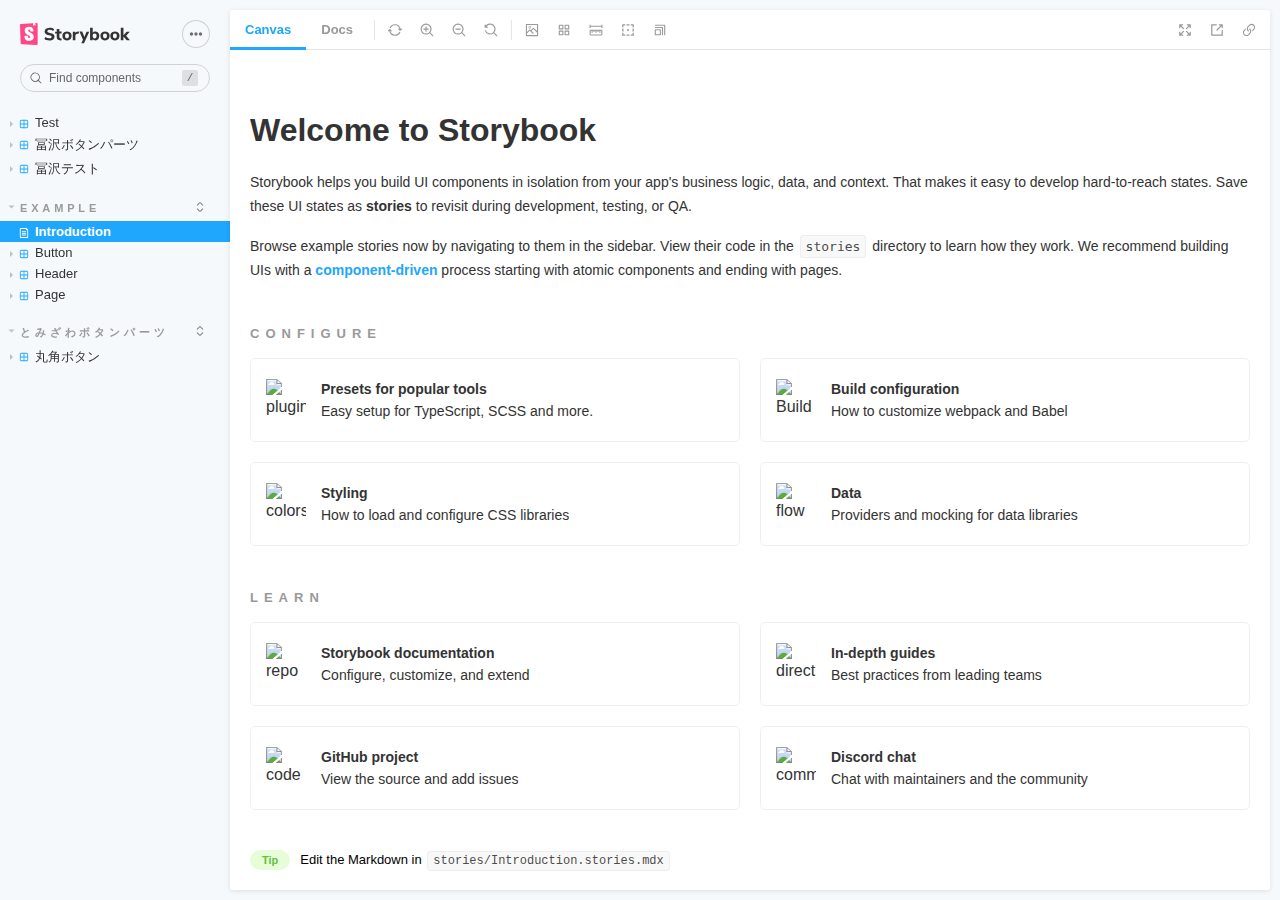
<file: storybook_test02/storybook-static/index.html>
<!doctype html><html lang="en"><head><meta charset="utf-8"/><title>Webpack App</title>
<meta name="robots" content="noindex"><meta name="viewport" content="width=device-width,initial-scale=1"/><style>html, body {
    overflow: hidden;
    height: 100%;
    width: 100%;
    margin: 0;
    padding: 0;
  }

  * {
    box-sizing: border-box;
  }</style><script>/* globals window */
  /* eslint-disable no-underscore-dangle */
  try {
    if (window.top !== window) {
      window.__REACT_DEVTOOLS_GLOBAL_HOOK__ = window.top.__REACT_DEVTOOLS_GLOBAL_HOOK__;
    }
  } catch (e) {
    // eslint-disable-next-line no-console
    console.warn('unable to connect to top frame for connecting dev tools');
  }

  window.onerror = function onerror(message, source, line, column, err) {
    if (window.CONFIG_TYPE !== 'DEVELOPMENT') return;
    // eslint-disable-next-line no-var, vars-on-top
    var xhr = new window.XMLHttpRequest();
    xhr.open('POST', '/runtime-error');
    xhr.setRequestHeader('Content-Type', 'application/json;charset=UTF-8');
    xhr.send(
      JSON.stringify({
        /* eslint-disable object-shorthand */
        message: message,
        source: source,
        line: line,
        column: column,
        error: err && { message: err.message, name: err.name, stack: err.stack },
        origin: 'manager',
        /* eslint-enable object-shorthand */
      })
    );
  };</script><style>#root[hidden],
      #docs-root[hidden] {
        display: none !important;
      }</style></head><body><div id="root"></div><div id="docs-root"></div><script>window['CONFIG_TYPE'] = "PRODUCTION";
          
      
          
            window['LOGLEVEL'] = "info";
          
      
          
            window['FEATURES'] = {"postcss":true,"emotionAlias":false,"warnOnLegacyHierarchySeparator":true,"buildStoriesJson":false,"storyStoreV7":false,"modernInlineRender":false,"breakingChangesV7":false,"interactionsDebugger":false,"babelModeV7":false,"argTypeTargetsV7":false,"previewMdx2":false};
          
      
          
      
          
      
          
            window['DOCS_MODE'] = false;</script><script src="runtime~main.34529f46dae03dce1de0.manager.bundle.js"></script><script src="vendors~main.174c788bd929b6d5db5b.manager.bundle.js"></script><script src="main.9cfff8211a68b80648cd.manager.bundle.js"></script></body></html>
</file>
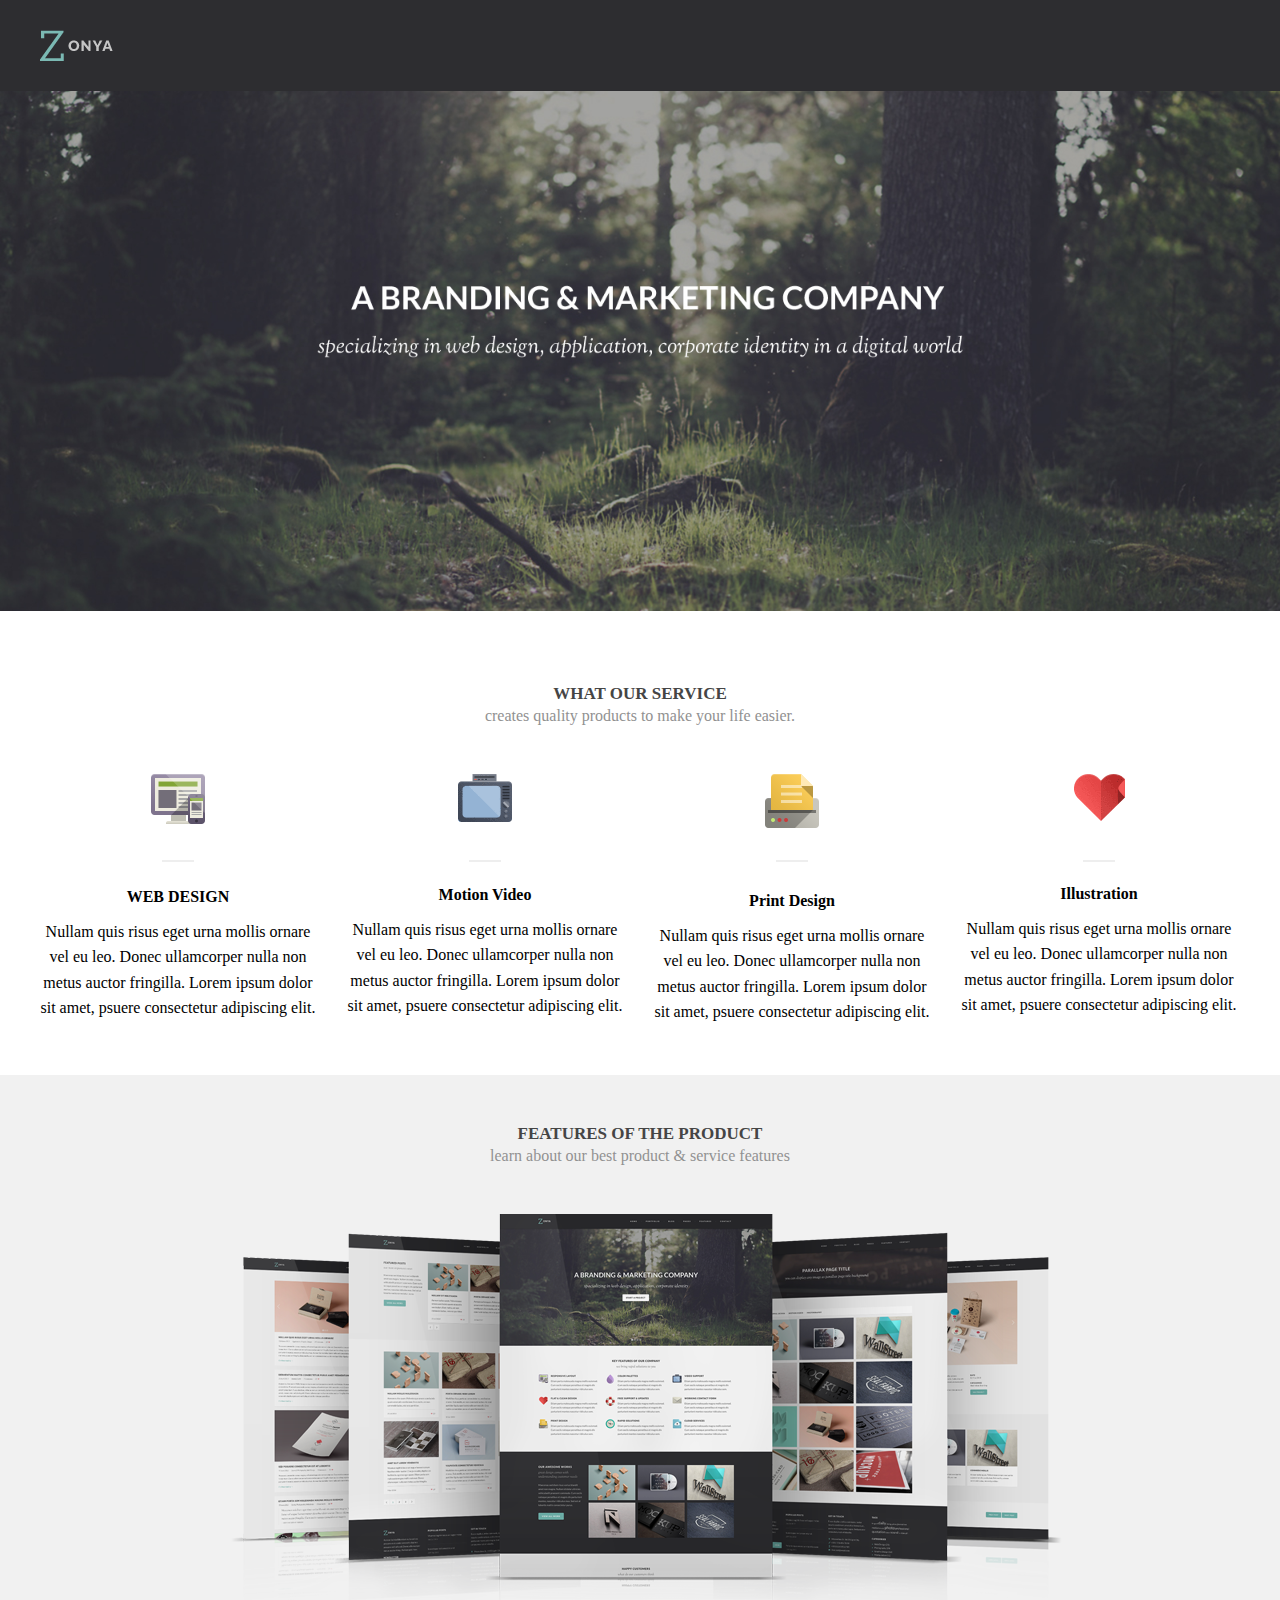
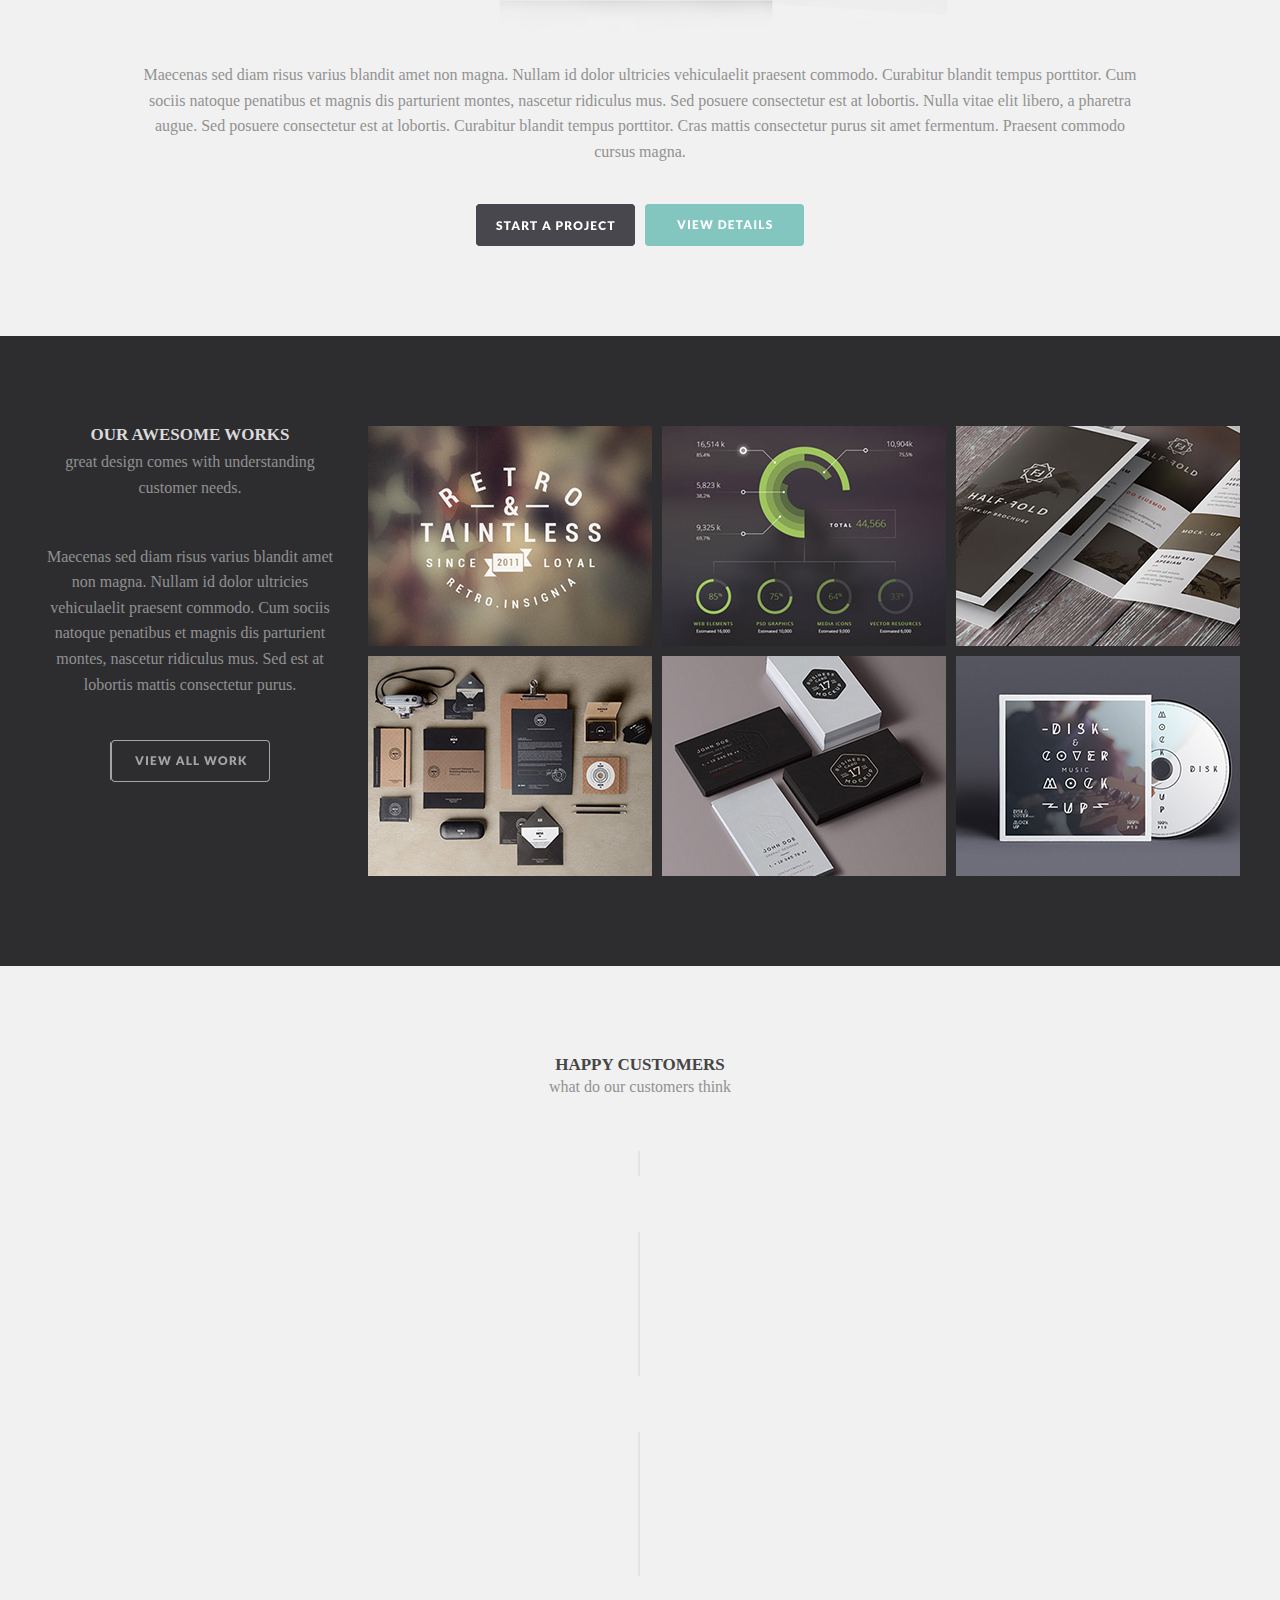
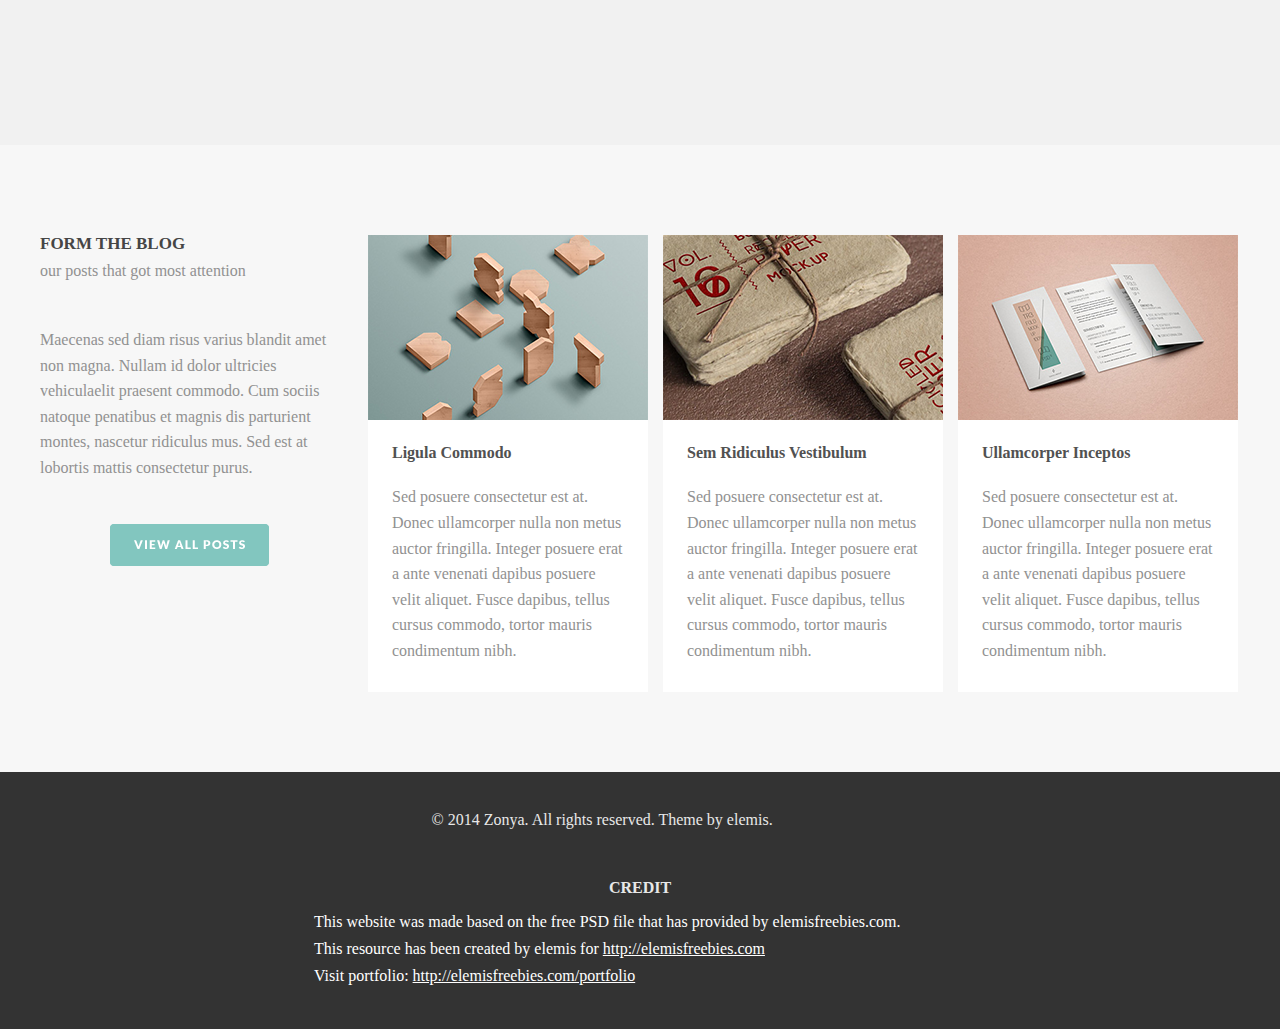
<file: works/test-site/03/index.html>
<html>

<head>
    <meta charset="utf-8">
    <meta name="viewport" content="width=1920, minimum-scale=0.1">
    <title>TCW テストサイト「ZONYA」</title>
<meta name="robots" content="noindex">
    <meta name="description" content="TCWのコーディング用テストページです。" />
    <meta name="keywords" content="TCW,ZONYA,Free Web Design Template,ポートフォリオ,html,css,javascript">
    <!--    <meta name="viewport" content="width=device-width,initial-scale=1" />-->
    <meta name="viewport" content="width=1920, minimum-scale=0.1">
    <link rel="stylesheet" href="css/style.css">
    <link rel="stylesheet" href="css/reset.css">
    <!--    ogp-->
    <meta property="og:image" content="https://t-creative-works.com/image/tcw_ogp.jpg">
    <meta property="og:type" content="website">
    <meta property="og:title" content="TCW">
    <meta property="og:url" content="https://t-creative-works.com/">
    <meta property="og:site_name" content="TCW">
    <meta property="og:description"
        content="TCWは、webサイト、ホームページの制作を随時承っております。個人で事業を営むクライアント様、一部制作をご依頼したい制作会社様からの業務等もご対応致します。フリーランスとして柔軟なご対応が可能ですので、お気軽にご連絡ください。">
    <meta property="og:locale" content="ja_JP">
    <meta property="”fb:app_id”" content="”App-ID(15文字の半角数字)”">

    <!--    favicon-->
    <link rel="shortcut icon" href="../../../image/favicon.gif" type="image/gif">
    <link rel="icon" href="../../../image/favicon.gif" type="image/gif">
    <!--    スマホ用アイコン画像-->
    <link rel="apple-touch-icon-precomposed" href="../../../image/touch-icon.png">
    <!--    電話番号やメールアドレスの変換設定防止タグ-->
    <meta name="format-detection" content="email=no,telephone=no,address=no">
</head>

<body>
    <div class="wrap">
        <div class="header">
            <div class="header-inner">
                <div class="header-left"><a href="#"><img src="images/log.png" alt="zonya"></a></div>
                <div class="header-right">
                    <ul>
                        <li class="tool"><a href="#">HOME</a></li>
                        <li class="tool"><a href="#">ABOUT US</a></li>
                        <li class="tool"><a href="#">JOURNAL</a></li>
                        <li class="tool"><a href="#">PROJECTS</a></li>
                        <li class="tool"><a href="#">FEATURE</a></li>
                        <li class="tool"><a href="#">CONTACT</a></li>
                    </ul>
                </div>
            </div>
        </div>

        <div class="main">
            <div class="main-slider">
                <p class="slider-pic"><img src="images/main-pic.jpg" alt="a branding & markrting company"></p>
            </div>

            <div class="service">
                <div class="service-inner">
                    <div class="top-description">
                        <dl>
                            <dt>WHAT OUR SERVICE</dt>
                            <dd>creates quality products to make your life easier.</dd>
                        </dl>
                    </div>
                    <div class="service-list">
                        <ul>
                            <li>
                                <a href="#">
                                    <dl>
                                        <dt><img src="images/service01.gif" alt="web design"></dt>
                                        <dd class="list-theme">WEB DESIGN</dd>
                                        <dd>Nullam quis risus eget urna mollis ornare vel eu leo. Donec ullamcorper
                                            nulla non metus auctor fringilla. Lorem ipsum dolor sit amet, psuere
                                            consectetur adipiscing elit.</dd>
                                    </dl>
                                </a>
                            </li>
                            <li>
                                <a href="#">
                                    <dl>
                                        <dt><img src="images/service02.gif" alt="Motion Video"></dt>
                                        <dd class="list-theme">Motion Video</dd>
                                        <dd>Nullam quis risus eget urna mollis ornare vel eu leo. Donec ullamcorper
                                            nulla non metus auctor fringilla. Lorem ipsum dolor sit amet, psuere
                                            consectetur adipiscing elit.</dd>
                                    </dl>
                                </a>
                            </li>
                            <li>
                                <a href="#">
                                    <dl>
                                        <dt><img src="images/service03.gif" alt="Print Design"></dt>
                                        <dd class="list-theme">Print Design</dd>
                                        <dd>Nullam quis risus eget urna mollis ornare vel eu leo. Donec ullamcorper
                                            nulla non metus auctor fringilla. Lorem ipsum dolor sit amet, psuere
                                            consectetur adipiscing elit.</dd>
                                    </dl>
                                </a>
                            </li>
                            <li>
                                <a href="#">
                                    <dl>
                                        <dt><img src="images/service04.gif" alt="Illustration"></dt>
                                        <dd class="list-theme">Illustration</dd>
                                        <dd>Nullam quis risus eget urna mollis ornare vel eu leo. Donec ullamcorper
                                            nulla non metus auctor fringilla. Lorem ipsum dolor sit amet, psuere
                                            consectetur adipiscing elit.</dd>
                                    </dl>
                                </a>
                            </li>
                        </ul>
                    </div>
                </div>
            </div>

            <div class="feature">
                <div class="feature-inner">
                    <div class="feature-top top-description">
                        <dl>
                            <dt>FEATURES OF THE PRODUCT</dt>
                            <dd>learn about our best product &amp; service features</dd>
                        </dl>
                    </div>
                    <div class="feature-slide">
                        <img src="images/feature-pic.jpg.png" alt="zonya feature">
                    </div>
                    <div class="feature-description">
                        Maecenas sed diam risus varius blandit amet non magna. Nullam id dolor ultricies vehiculaelit
                        praesent commodo. Curabitur blandit tempus porttitor. Cum sociis natoque penatibus et magnis dis
                        parturient montes, nascetur ridiculus mus. Sed posuere consectetur est at lobortis. Nulla vitae
                        elit libero, a pharetra augue. Sed posuere consectetur est at lobortis. Curabitur blandit tempus
                        porttitor. Cras mattis consectetur purus sit amet fermentum. Praesent commodo cursus magna.
                    </div>
                    <div class="feature-btn">
                        <dl>
                            <dt><a href="#"><img src="images/Btn-feature01.png" alt="start a project"></a></dt>
                            <dd><a href="#"><img src="images/Btn-feature02.png" alt="view details"></a></dd>
                        </dl>
                    </div>
                </div>
            </div>

            <div class="works">
                <div class="works-inner">
                    <div class="feature-top top-description">
                        <ul>
                            <li class="left-area">
                                <dl>
                                    <dt>OUR AWESOME WORKS</dt>
                                    <dd>great design comes with understanding customer needs.</dd>
                                    <dd>Maecenas sed diam risus varius blandit amet non magna. Nullam id dolor ultricies
                                        vehiculaelit praesent commodo. Cum sociis natoque penatibus et magnis dis
                                        parturient montes, nascetur ridiculus mus. Sed est at lobortis mattis
                                        consectetur purus.</dd>
                                    <dd class="btn-works">
                                        <a href="#">
                                            <img src="images/Btn-works.png" alt="view all work">
                                        </a>
                                    </dd>
                                </dl>
                            </li>
                        </ul>
                    </div>
                    <div class="feature-images">
                        <ul>
                            <li class="right-area">
                                <dl>
                                    <dt><a href="#"><img src="images/works-pic01.jpg" alt="zonya works"></a></dt>
                                    <dd><a href="#"><img src="images/works-pic02.jpg" alt="zonya works"></a></dd>
                                    <dd><a href="#"><img src="images/works-pic03.jpg" alt="zonya works"></a></dd>
                                    <dd><a href="#"><img src="images/works-pic04.jpg" alt="zonya works"></a></dd><br>
                                    <dd><a href="#"><img src="images/works-pic05.jpg" alt="zonya works"></a></dd>
                                    <dd><a href="#"><img src="images/works-pic06.jpg" alt="zonya works"></a></dd>
                                </dl>
                            </li>
                        </ul>
                    </div>
                </div>
            </div>






            <div class="customer">
                <div class="customer-inner">
                    <div class="customer-top top-description">
                        <dl>
                            <dt>HAPPY CUSTOMERS</dt>
                            <dd>what do our customers think</dd>
                        </dl>
                    </div>
                    <div class="customer-block">
                        <div class="customer-left customer-content">
                            <ul>
                                <li class="customer-name item item01-01">Connor Gibson <br>
                                    <span>web developer</span>
                                </li>
                                <li class="customer-opinion item item02-01"><img src="images/customer-opinion01.png"
                                        alt="zonya customer"></li>
                                <li class="customer-name item item03-01">Barclay Widerski<br>
                                    <span>finance manager</span>
                                </li>
                            </ul>
                        </div>
                        <div class="customer-center customer-content">
                            <ul>
                                <li><img src="images/customer01.png" class="item item01-02" alt="zonya customer"></li>
                                <li><img src="images/customer02.png" class="item item02-02" alt="zonya customer"></li>
                                <li><img src="images/customer03.png" class="item item03-02" alt="zonya customer"></li>
                            </ul>
                        </div>
                        <div class="customer-right customer-content">
                            <ul>
                                <li class="customer-opinion"><img src="images/customer-opinion02.png"
                                        class="item item01-03" alt="zonya customer"></li>
                                <li class="customer-name item item02-03">Nikolas Brooten<br>
                                    <span>graphic designer</span>
                                </li>
                                <li class="customer-opinion item item03-03"><img src="images/customer-opinion03.png"
                                        alt="zonya customer"></li>
                            </ul>
                        </div>
                    </div>
                </div>
            </div>

            <div class="works blog">
                <div class="works-inner blog-inner">
                    <div class="feature-top top-description">
                        <ul>
                            <li class="left-area">
                                <dl>
                                    <dt>FORM THE BLOG</dt>
                                    <dd>our posts that got most attention</dd>
                                    <dd>Maecenas sed diam risus varius blandit amet non magna. Nullam id dolor ultricies
                                        vehiculaelit praesent commodo. Cum sociis natoque penatibus et magnis dis
                                        parturient montes, nascetur ridiculus mus. Sed est at lobortis mattis
                                        consectetur purus.</dd>
                                    <dd class="btn-works">
                                        <a href="#">
                                            <img src="images/Btn-blog.png" alt="view sll posts">
                                        </a>
                                    </dd>
                                </dl>
                            </li>
                        </ul>
                    </div>
                    <div class="feature-images blog-images">
                        <ul>
                            <li>
                                <dl>
                                    <dt><a href="#"><img src="images/blog01.png" alt="zonya feature"></a></dt>
                                    <dd class="name-title">Ligula Commodo</dd>
                                    <dd class="blog-content">Sed posuere consectetur est at. Donec ullamcorper nulla non
                                        metus auctor fringilla. Integer posuere erat a ante venenati dapibus posuere
                                        velit aliquet. Fusce dapibus, tellus cursus commodo, tortor mauris condimentum
                                        nibh.</dd>
                                </dl>
                            </li>
                            <li>
                                <dl>
                                    <dt><a href="#"><img src="images/blog02.png" alt="zonya feature"></a></dt>
                                    <dd class="name-title">Sem Ridiculus Vestibulum</dd>
                                    <dd class="blog-content">Sed posuere consectetur est at. Donec ullamcorper nulla non
                                        metus auctor fringilla. Integer posuere erat a ante venenati dapibus posuere
                                        velit aliquet. Fusce dapibus, tellus cursus commodo, tortor mauris condimentum
                                        nibh.</dd>
                                </dl>
                            </li>
                            <li>
                                <dl>
                                    <dt><a href="#"><img src="images/blog03.png" alt="zonya feature"></a></dt>
                                    <dd class="name-title">Ullamcorper Inceptos</dd>
                                    <dd class="blog-content">Sed posuere consectetur est at. Donec ullamcorper nulla non
                                        metus auctor fringilla. Integer posuere erat a ante venenati dapibus posuere
                                        velit aliquet. Fusce dapibus, tellus cursus commodo, tortor mauris condimentum
                                        nibh.</dd>
                                </dl>
                            </li>
                        </ul>
                    </div>
                </div>
            </div>

        </div>
        <div class="footer">
            <div class="footer-inner">
                <p>© 2014 Zonya. All rights reserved. Theme by elemis.</p>
            </div>
            <div class="credit">
                <p>CREDIT</p>
                <ul>
                    <li>This website was made based on the free PSD file that has provided by elemisfreebies.com.</li>
                    <li>This resource has been created by elemis for <a
                            href="http://elemisfreebies.com">http://elemisfreebies.com</a></li>
                    <li>Visit portfolio: <a
                            href="http://elemisfreebies.com/portfolio">http://elemisfreebies.com/portfolio</a></li>
                </ul>
            </div>
        </div>

    </div>

    <script src="js/jquery-1.11.1.min.js"></script>
    <script>
        //        スクロール判定＋スマホとPCの条件分岐
        $(function () {
            var no1 = $('.item').offset().top - 300;
        });
        $(window).on('load scroll', function () {
            if ($(this).width() > 768) {
                if ($(this).scrollTop() > 2000) {
                    $('.item01-01').addClass('active01-01');
                    $('.item01-02').addClass('active01-02');
                    $('.item01-03').addClass('active01-03');
                    $('.item02-01').addClass('active02-01');
                    $('.item02-02').addClass('active02-02');
                    $('.item02-03').addClass('active02-03');
                    $('.item03-01').addClass('active03-01');
                    $('.item03-02').addClass('active03-02');
                    $('.item03-03').addClass('active03-03');
                } else { }
            }
            if (navigator.userAgent.match(/(iPhone|iPad|iPod|Android)/i)) {
                if ($(this).scrollTop() > 0) {
                    $('.scroll-animation').removeClass('active');
                    $(".item").css("opacity", "1");
                } else { }
            }
        });
    </script>

</body>

</html>
</file>
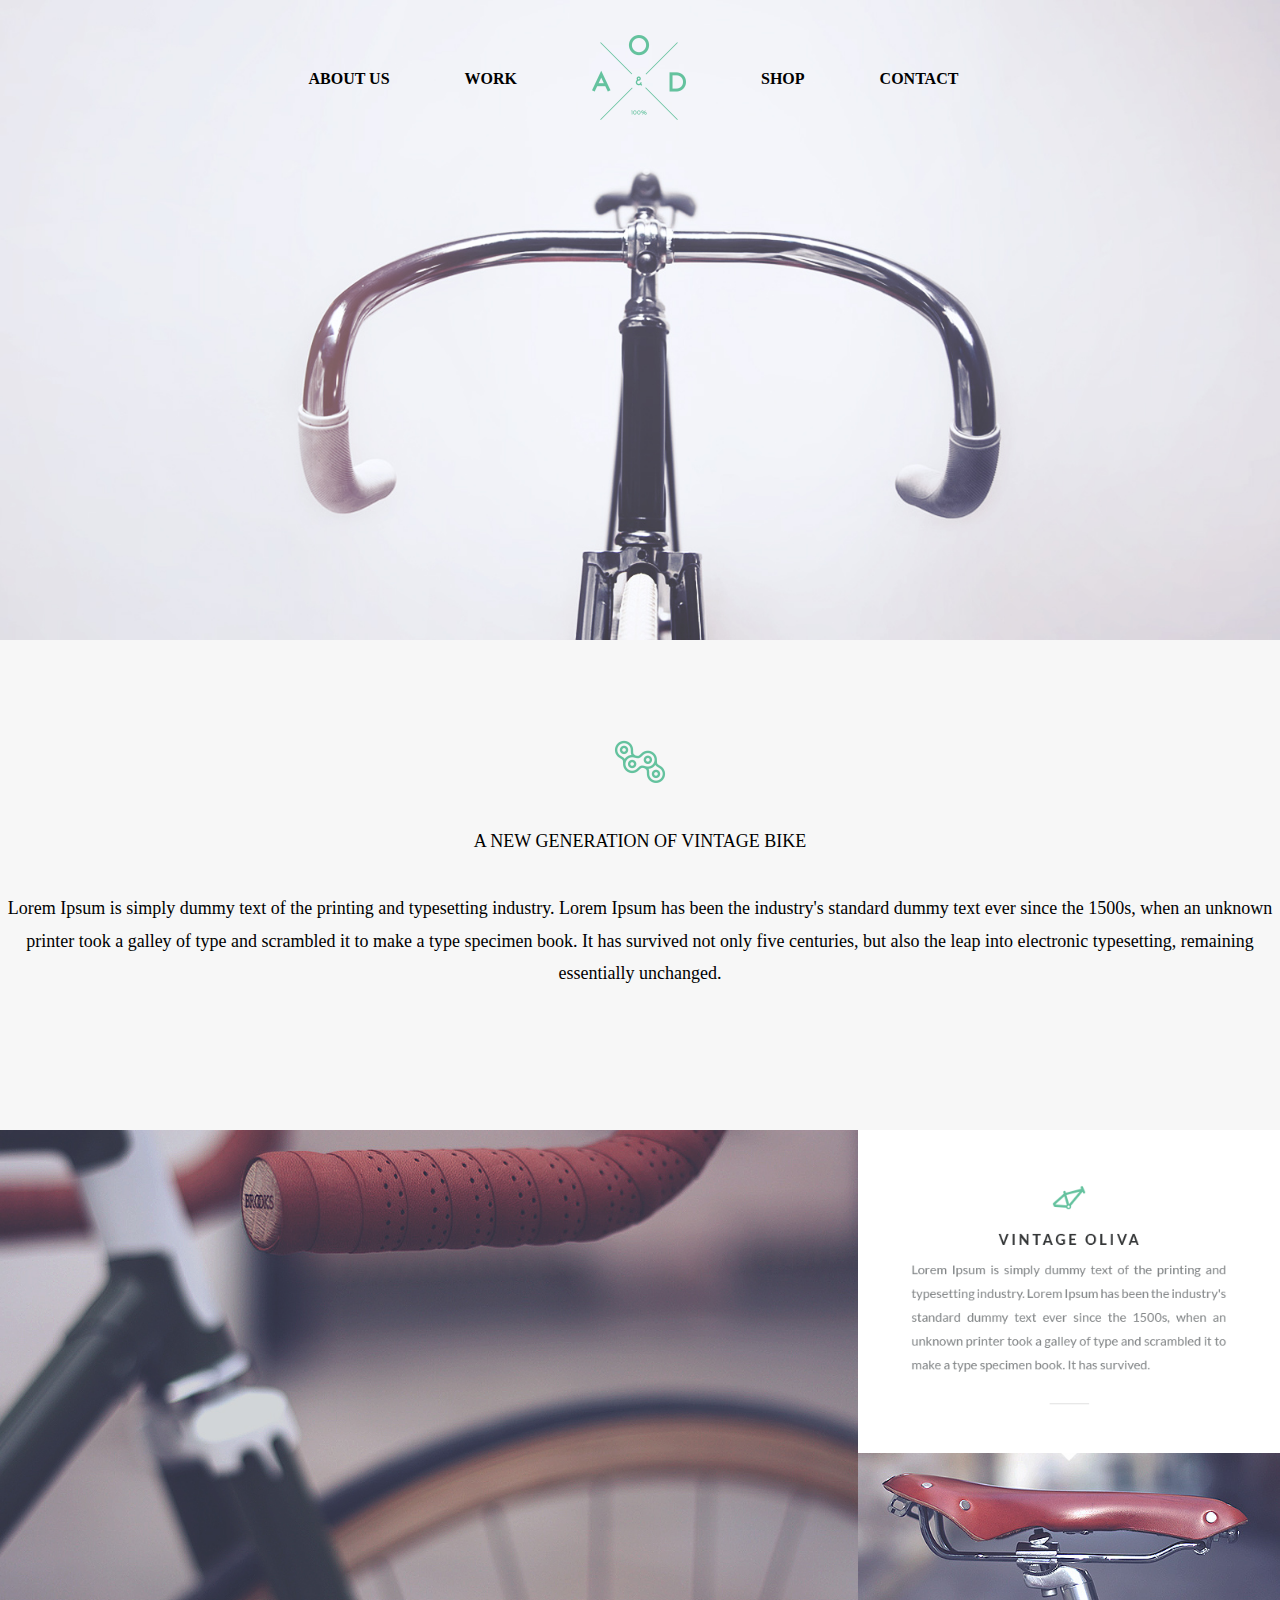
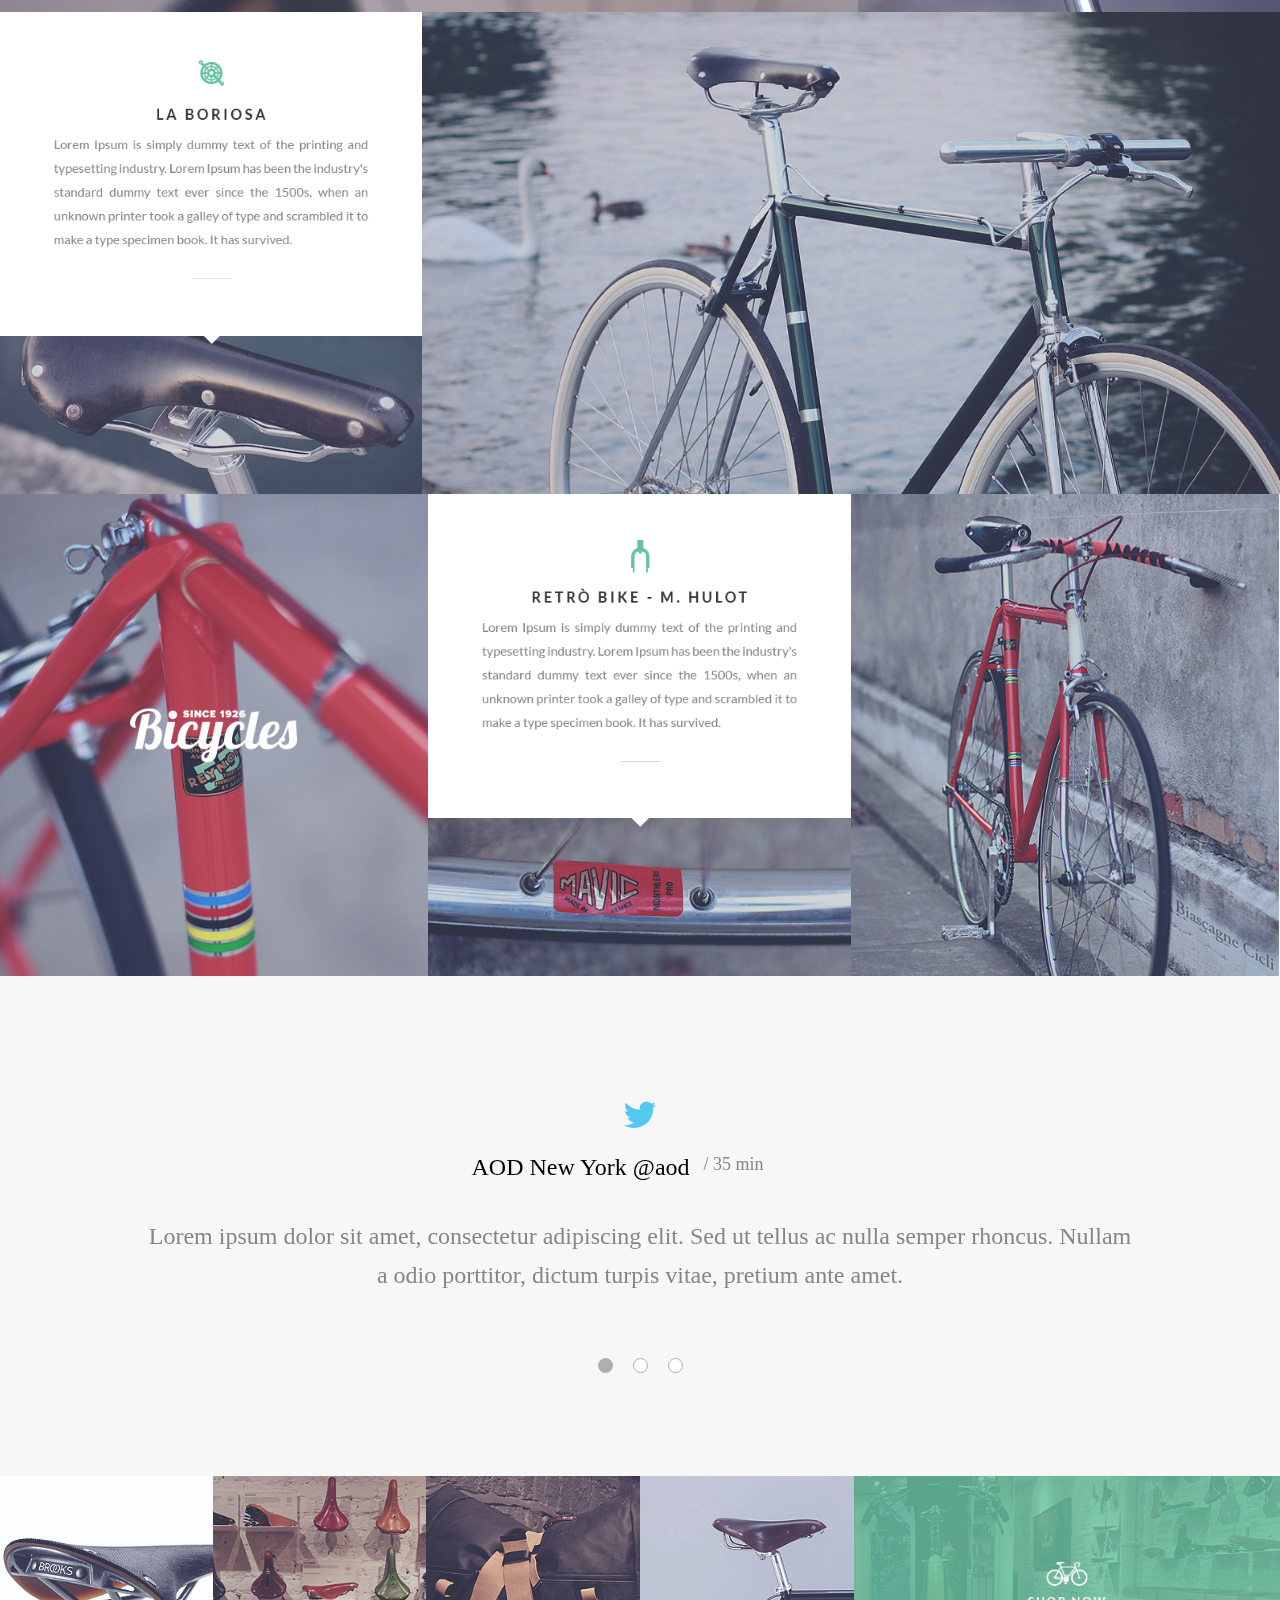
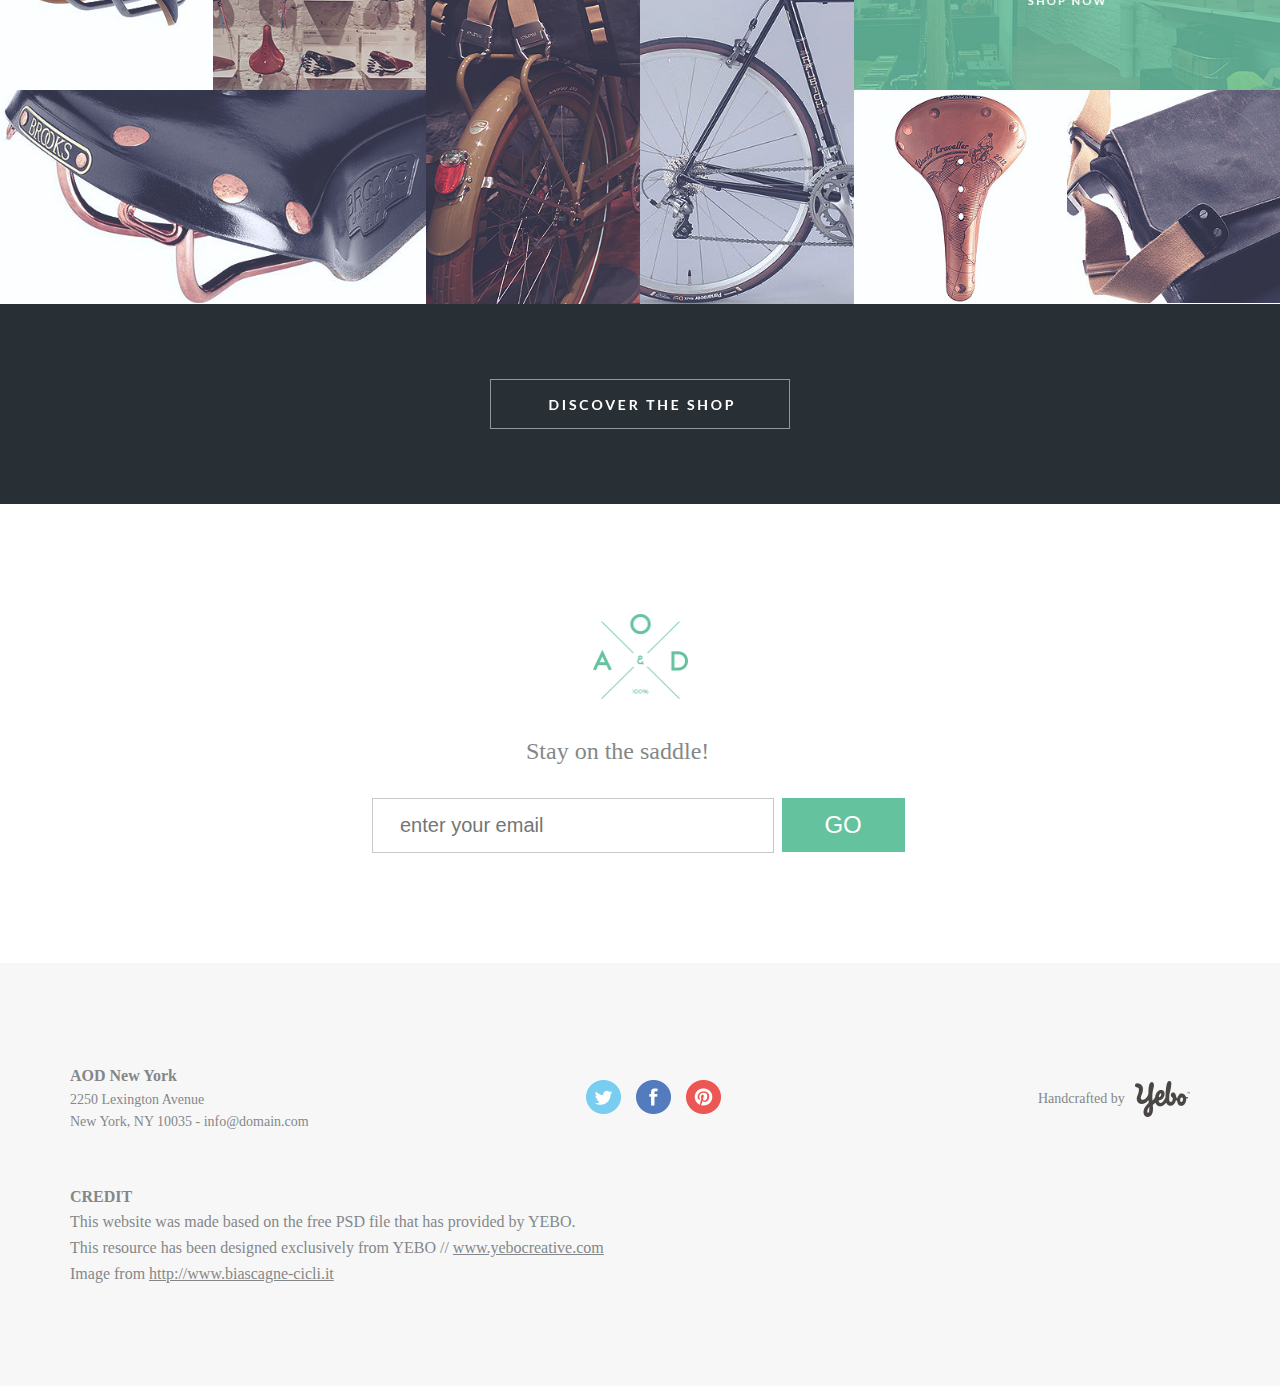
<file: works/test-site/04/index.html>
<html>

<head>
    <meta charset="utf-8">
    <title>TCW テストサイト「AOD New York」</title>
<meta name="robots" content="noindex">
    <meta name="description" content="TCWのコーディング用テストページです。" />
    <meta name="keywords" content="TCW,AOD New York,Free Web Design Template,ポートフォリオ,html,css,javascript">
    <meta name="viewport" content="width=device-width,initial-scale=1" />
    <!--        <meta name="viewport" content="width=device-width, initial-scale=1.0, maximum-scale=1.0, minimum-scale=1.0">-->
    <link rel="stylesheet" href="css/style.css">
    <link rel="stylesheet" href="css/swiper.css">
    <link rel="stylesheet" href="css/reset.css">
    <!--    ogp-->
    <meta property="og:image" content="https://t-creative-works.com/image/tcw_ogp.jpg">
    <meta property="og:type" content="website">
    <meta property="og:title" content="TCW">
    <meta property="og:url" content="https://t-creative-works.com/">
    <meta property="og:site_name" content="TCW">
    <meta property="og:description"
        content="TCWは、webサイト、ホームページの制作を随時承っております。個人で事業を営むクライアント様、一部制作をご依頼したい制作会社様からの業務等もご対応致します。フリーランスとして柔軟なご対応が可能ですので、お気軽にご連絡ください。">
    <meta property="og:locale" content="ja_JP">
    <meta property="”fb:app_id”" content="”App-ID(15文字の半角数字)”">

    <!--    favicon-->
    <link rel="shortcut icon" href="../../../image/favicon.gif" type="image/gif">
    <link rel="icon" href="../../../image/favicon.gif" type="image/gif">
    <!--    スマホ用アイコン画像-->
    <link rel="apple-touch-icon-precomposed" href="../../../image/touch-icon.png">
    <!--    電話番号やメールアドレスの変換設定防止タグ-->
    <meta name="format-detection" content="email=no,telephone=no,address=no">
</head>

<body>
    <div class="wrap">
        <div class="wrap-inner">
            <div class="header">
                <div class="header-inner">
                    <div class="header-content">
                        <ul>
                            <li><a href="#">ABOUT US</a></li>
                            <li><a href="#">WORK</a></li>
                            <li><a href="#"><img src="img/head-log.png" alt="YEBO"></a></li>
                            <li><a href="#">SHOP</a></li>
                            <li><a href="#">CONTACT</a></li>
                        </ul>
                    </div>
                    <p class="header-main">
                        <img src="img/main.jpg" alt="YEBO">
                    </p>
                </div>
            </div>
            <div class="main">
                <div class="main-inner">
                    <div class="feature-box box01">
                        <dl>
                            <dt><img src="img/icon01.png" alt=""></dt>
                            <dd>A NEW GENERATION OF VINTAGE BIKE</dd>
                            <dd>Lorem Ipsum is simply dummy text of the printing and typesetting industry. Lorem Ipsum
                                has been the industry's standard dummy text ever since the 1500s, when an unknown
                                printer took a galley of type and scrambled it to make a type specimen book. It has
                                survived not only five centuries, but also the leap into electronic typesetting,
                                remaining essentially unchanged. </dd>
                        </dl>
                    </div>

                    <div class="content">
                        <div class="content-inner">
                            <div class="content-block content-block01">
                                <ul>
                                    <li class="first-content"><img src="img/content01.jpg" alt="vintage Oliva"></li>
                                    <li class="second-content">
                                        <dl>
                                            <dt><img src="img/description_01.png"
                                                    alt="vintage Oliva Lorem Ipsum is simply dummy text of the printing and typesetting industry. Lorem Ipsum has been the industry's standard dummy text ever since the 1500s, when an unknown printer took a galley of type and scrambled it to make a type specimen book. It has survived.">
                                            </dt>
                                            <dd><img src="img/content01-2.jpg" alt="vintage Oliva"></dd>
                                        </dl>
                                    </li>
                                </ul>
                            </div>
                            <div class="content-block content-block02">
                                <ul>
                                    <li class="second-content">
                                        <dl>
                                            <dt><img src="img/description_02.png"
                                                    alt="La Boriosa Lorem Ipsum is simply dummy text of the printing and typesetting industry. Lorem Ipsum has been the industry's standard dummy text ever since the 1500s, when an unknown printer took a galley of type and scrambled it to make a type specimen book. It has survived.">
                                            </dt>
                                            <dd><img src="img/content02-2.jpg" alt="La Boriosa"></dd>
                                        </dl>
                                    </li>
                                    <li class="first-content first-content02"><img src="img/content02.jpg"
                                            alt="La Boriosa"></li>
                                </ul>
                            </div>

                            <div class="content-block content-block03">
                                <ul>
                                    <li class="first-content"><img src="img/content03.jpg" alt="retrò Bike - M. Hulot">
                                    </li>
                                    <li class="second-content">
                                        <dl>
                                            <dt><img src="img/description_03.png"
                                                    alt="retrò Bike - M. Hulot Lorem Ipsum is simply dummy text of the printing and typesetting industry. Lorem Ipsum has been the industry's standard dummy text ever since the 1500s, when an unknown printer took a galley of type and scrambled it to make a type specimen book. It has survived.">
                                            </dt>
                                            <dd><img src="img/content03-2.jpg" alt=""></dd>
                                        </dl>
                                    </li>
                                    <li class="first-content"><img src="img/content03_02.jpg"
                                            alt="retrò Bike - M. Hulot"></li>
                                </ul>
                            </div>

                        </div>
                    </div>
                    <!--           swiper-->
                    <div class="swiper-container">
                        <div class="swiper-wrapper new-work">
                            <!-- Slides -->
                            <div class="swiper-slide new-work-inner s-in01">
                                <ul>
                                    <li>
                                        <p><img src="img/twitter.gif" alt="twitter"></p>
                                    </li>
                                    <li>
                                        <dl>
                                            <dt>AOD New York @aod </dt>
                                            <dd>/ 35 min</dd>
                                        </dl>
                                    </li>
                                    <li>Lorem ipsum dolor sit amet, consectetur adipiscing elit. Sed ut tellus ac nulla
                                        semper rhoncus. Nullam a odio porttitor, dictum turpis vitae, pretium ante amet.
                                    </li>
                                </ul>
                            </div>
                            <div class="swiper-slide new-work-inner s-in02">
                                <ul>
                                    <li>
                                        <p><img src="img/twitter.gif" alt="twitter"></p>
                                    </li>
                                    <li>
                                        <dl>
                                            <dt>AOD New York @aod </dt>
                                            <dd>/ 35 min</dd>
                                        </dl>
                                    </li>
                                    <li>Lorem ipsum dolor sit amet, consectetur adipiscing elit. Sed ut tellus ac nulla
                                        semper rhoncus. Nullam a odio porttitor, dictum turpis vitae, pretium ante amet.
                                    </li>
                                </ul>
                            </div>
                            <div class="swiper-slide new-work-inner s-in03">
                                <ul>
                                    <li>
                                        <p><img src="img/twitter.gif" alt="twitter"></p>
                                    </li>
                                    <li>
                                        <dl>
                                            <dt>AOD New York @aod </dt>
                                            <dd>/ 35 min</dd>
                                        </dl>
                                    </li>
                                    <li>Lorem ipsum dolor sit amet, consectetur adipiscing elit. Sed ut tellus ac nulla
                                        semper rhoncus. Nullam a odio porttitor, dictum turpis vitae, pretium ante amet.
                                    </li>
                                </ul>
                            </div>
                        </div>
                        <div class="swiper-pagination"></div>
                        <div class="swiper-button-prev"></div>
                        <div class="swiper-button-next"></div>
                    </div>


                    <div class="shop">
                        <div class="shop-inner">
                            <ul>
                                <li class="first">
                                    <dl>
                                        <dt><img src="img/shop01_1.jpg" alt=""></dt>
                                        <dd><img src="img/shop01_2.jpg" alt=""></dd>
                                        <dd><img src="img/shop01_3.jpg" alt=""></dd>
                                    </dl>
                                </li>
                                <li class="second">
                                    <dl>
                                        <dt><img src="img/shop02_1.jpg" alt=""></dt>
                                        <dd><img src="img/shop02_2.jpg" alt=""></dd>
                                    </dl>
                                </li>
                                <li class="third">
                                    <dl>
                                        <dt><img src="img/shop03_1.jpg" alt=""></dt>
                                        <dd><img src="img/shop03_2.jpg" alt=""></dd>
                                        <dd><img src="img/shop03_3.jpg" alt=""></dd>
                                    </dl>
                                </li>
                            </ul>
                            <div class="shop-discover">
                                <p>
                                    <a href="#"><img src="img/shop-btn.png" alt="DISCOVER THE SHOP"></a>
                                </p>
                            </div>
                        </div>
                    </div>

                    <div class="search">
                        <div class="search-inner">
                            <div class="search-visual">
                                <img src="img/search-log.png" alt="YEBO">
                            </div>
                            <p>Stay on the saddle!</p>
                            <div class="placeholder">

                                <form action="xxx.php" method="post">
                                    <fieldset>
                                        <input class="in-search" type="email" name="q" placeholder="enter your email">
                                        <input class="in-submit" type="submit" value="GO">
                                    </fieldset>
                                </form>
                            </div>
                        </div>
                    </div>

                </div>
            </div>
        </div>

        <div class="footer">
            <div class="footer-inner">
                <div class="footer-vertical left">
                    <dl>
                        <dt>AOD New York</dt>
                        <dd>2250 Lexington Avenue
                        </dd>
                        <dd> New York, NY 10035 - info@domain.com</dd>
                    </dl>
                </div>
                <div class="footer-vertical center">
                    <ul>
                        <li>
                            <a href="#"><img src="img/icon-social01.gif" alt="TWITTER"></a>
                        </li>
                        <li>
                            <a href="#"><img src="img/icon-social02.gif" alt="FACEBLLK"></a>
                        </li>
                        <li>
                            <a href="#"><img src="img/icon-social03.gif" alt="PINTEREST"></a>
                        </li>
                    </ul>
                </div>
                <div class="footer-vertical right">
                    <dl>
                        <dt>Handcrafted by</dt>
                        <dd><img src="img/foote-logo.png" alt="YEBO"></dd>
                    </dl>
                </div>
            </div>
            <div class="credit">
                <p>CREDIT</p>
                <ul>
                    <li>This website was made based on the free PSD file that has provided by YEBO.</li>
                    <li>This resource has been designed exclusively from YEBO // <a
                            href="http://www.yebocreative.com/">www.yebocreative.com</a></li>
                    <li>Image from <a href="http://www.biascagne-cicli.it">http://www.biascagne-cicli.it</a></li>
                </ul>
            </div>
        </div>
    </div>

</body>

<script src="js/swiper.js"></script>

<script>
    var swiper = new Swiper('.swiper-container', {
        navigation: {
            nextEl: '.swiper-button-next',
            prevEl: '.swiper-button-prev',
        },
        pagination: {
            el: '.swiper-pagination',
            type: 'bullets',
            clickable: true
        },
        autoplay: {
            delay: 3000,
            disableOnInteraction: false
        },
        loop: true,
        spaceBetween: 190,
        speed: 1000,
        effect: 'coverflow'


    });

</script>

</html>
</file>
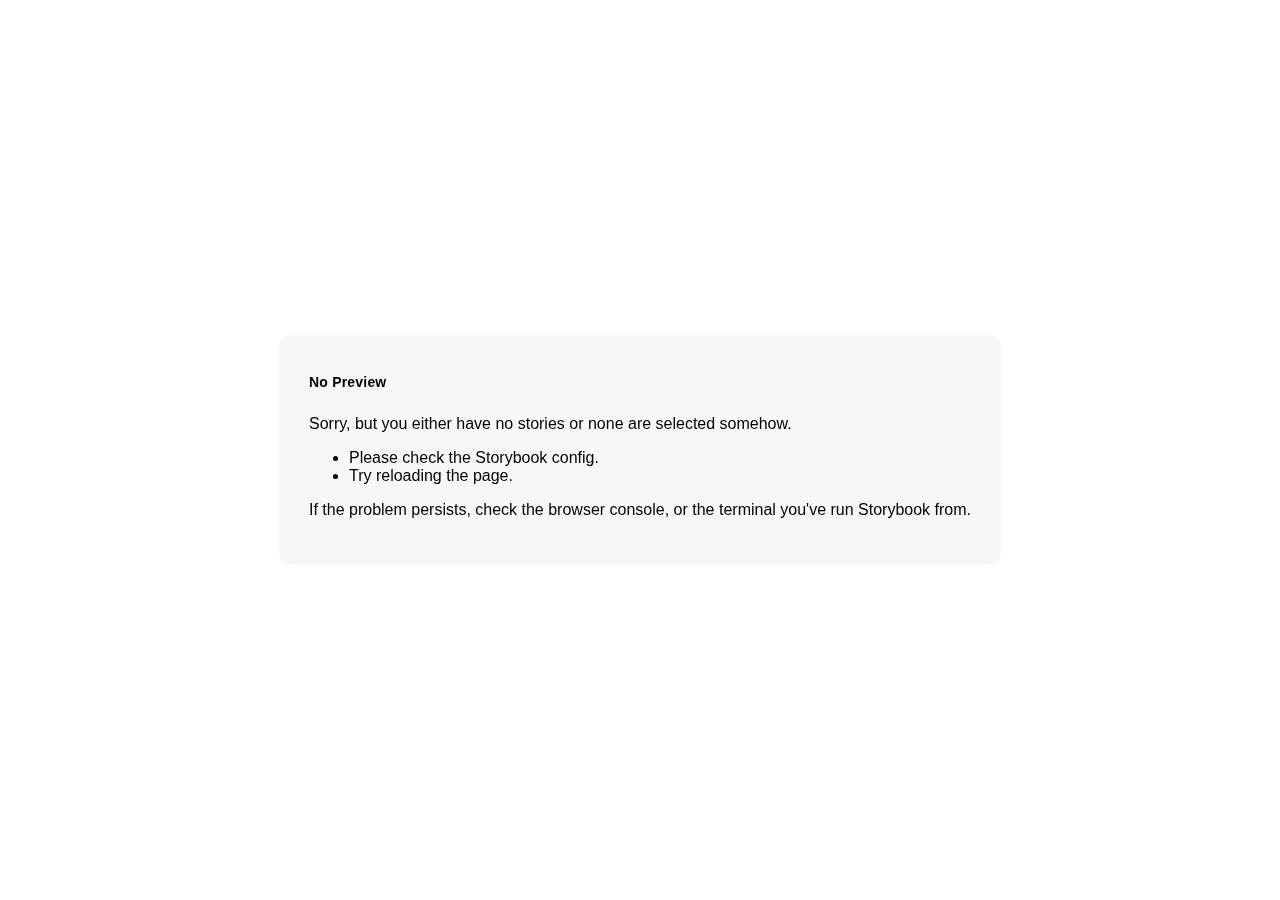
<file: storybook_test02/storybook-static/iframe.html>
<!doctype html><html lang="en"><head><meta charset="utf-8"><title>Webpack App</title>
<meta name="robots" content="noindex"><meta name="viewport" content="width=device-width,initial-scale=1"><base target="_parent"><style>/* While we aren't showing the main block yet, but still preparing, we want everything the user
     has rendered, which may or may not be in #root, to be display none */
  .sb-show-preparing-story:not(.sb-show-main) > :not(.sb-preparing-story) {
    display: none;
  }

  .sb-show-preparing-docs:not(.sb-show-main) > :not(.sb-preparing-docs) {
    display: none;
  }

  /* Hide our own blocks when we aren't supposed to be showing them */
  :not(.sb-show-preparing-story) > .sb-preparing-story,
  :not(.sb-show-preparing-docs) > .sb-preparing-docs,
  :not(.sb-show-nopreview) > .sb-nopreview,
  :not(.sb-show-errordisplay) > .sb-errordisplay {
    display: none;
  }

  .sb-show-main.sb-main-centered {
    margin: 0;
    display: flex;
    align-items: center;
    min-height: 100vh;
  }

  .sb-show-main.sb-main-centered #root {
    box-sizing: border-box;
    margin: auto;
    padding: 1rem;
    max-height: 100%; /* Hack for centering correctly in IE11 */
  }

  /* Vertical centering fix for IE11 */
  @media screen and (-ms-high-contrast: none), (-ms-high-contrast: active) {
    .sb-show-main.sb-main-centered:after {
      content: '';
      min-height: inherit;
      font-size: 0;
    }
  }

  .sb-show-main.sb-main-fullscreen {
    margin: 0;
    padding: 0;
    display: block;
  }

  .sb-show-main.sb-main-padded {
    margin: 0;
    padding: 1rem;
    display: block;
    box-sizing: border-box;
  }

  .sb-wrapper {
    position: fixed;
    top: 0;
    bottom: 0;
    left: 0;
    right: 0;
    padding: 20px;
    font-family: 'Nunito Sans', -apple-system, '.SFNSText-Regular', 'San Francisco',
      BlinkMacSystemFont, 'Segoe UI', 'Helvetica Neue', Helvetica, Arial, sans-serif;
    -webkit-font-smoothing: antialiased;
    overflow: auto;
  }

  .sb-heading {
    font-size: 14px;
    font-weight: 600;
    letter-spacing: 0.2px;
    margin: 10px 0;
    padding-right: 25px;
  }

  .sb-nopreview {
    display: flex;
    align-content: center;
    justify-content: center;
  }

  .sb-nopreview_main {
    margin: auto;
    padding: 30px;
    border-radius: 10px;
    background: rgba(0, 0, 0, 0.03);
  }

  .sb-nopreview_heading {
    text-align: center;
  }

  .sb-errordisplay {
    border: 20px solid rgb(187, 49, 49);
    background: #222;
    color: #fff;
    z-index: 999999;
  }

  .sb-errordisplay_code {
    padding: 10px;
    background: #000;
    color: #eee;
    font-family: 'Operator Mono', 'Fira Code Retina', 'Fira Code', 'FiraCode-Retina', 'Andale Mono',
      'Lucida Console', Consolas, Monaco, monospace;
  }

  .sb-errordisplay pre {
    white-space: pre-wrap;
  }

  @-webkit-keyframes sb-rotate360 {
    from {
      transform: rotate(0deg);
    }
    to {
      transform: rotate(360deg);
    }
  }
  @keyframes sb-rotate360 {
    from {
      transform: rotate(0deg);
    }
    to {
      transform: rotate(360deg);
    }
  }
  @-webkit-keyframes sb-glow {
    0%,
    100% {
      opacity: 1;
    }
    50% {
      opacity: 0.4;
    }
  }
  @keyframes sb-glow {
    0%,
    100% {
      opacity: 1;
    }
    50% {
      opacity: 0.4;
    }
  }

  /* We display the preparing loaders *over* the rendering story */
  .sb-preparing-story,
  .sb-preparing-docs {
    background-color: white;
    /* Maximum possible z-index. It would be better to use stacking contexts to ensure it's always
    on top, but this isn't possible as it would require making CSS changes that could affect user code */
    z-index: 2147483647;
  }

  .sb-loader {
    -webkit-animation: sb-rotate360 0.7s linear infinite;
    animation: sb-rotate360 0.7s linear infinite;
    border-color: rgba(97, 97, 97, 0.29);
    border-radius: 50%;
    border-style: solid;
    border-top-color: #646464;
    border-width: 2px;
    display: inline-block;
    height: 32px;
    left: 50%;
    margin-left: -16px;
    margin-top: -16px;
    mix-blend-mode: difference;
    overflow: hidden;
    position: absolute;
    top: 50%;
    transition: all 200ms ease-out;
    vertical-align: top;
    width: 32px;
    z-index: 4;
  }

  .sb-previewBlock {
    background: #fff;
    border: 1px solid rgba(0, 0, 0, 0.1);
    border-radius: 4px;
    box-shadow: rgba(0, 0, 0, 0.1) 0 1px 3px 0;
    margin: 25px auto 40px;
    max-width: 600px;
  }

  .sb-previewBlock_header {
    align-items: center;
    box-shadow: rgba(0, 0, 0, 0.1) 0 -1px 0 0 inset;
    display: flex;
    gap: 14px;
    height: 40px;
    padding: 0 12px;
  }

  .sb-previewBlock_icon {
    -webkit-animation: sb-glow 1.5s ease-in-out infinite;
    animation: sb-glow 1.5s ease-in-out infinite;
    background: #e6e6e6;
    height: 14px;
    width: 14px;
  }
  .sb-previewBlock_icon:last-child {
    margin-left: auto;
  }

  .sb-previewBlock_body {
    -webkit-animation: sb-glow 1.5s ease-in-out infinite;
    animation: sb-glow 1.5s ease-in-out infinite;
    height: 182px;
    position: relative;
  }

  .sb-argstableBlock {
    border-collapse: collapse;
    border-spacing: 0;
    font-size: 13px;
    line-height: 20px;
    margin: 25px auto 40px;
    max-width: 600px;
    text-align: left;
    width: 100%;
  }
  .sb-argstableBlock th:first-of-type,
  .sb-argstableBlock td:first-of-type {
    padding-left: 20px;
  }
  .sb-argstableBlock th:nth-of-type(2),
  .sb-argstableBlock td:nth-of-type(2) {
    width: 35%;
  }
  .sb-argstableBlock th:nth-of-type(3),
  .sb-argstableBlock td:nth-of-type(3) {
    width: 15%;
  }
  .sb-argstableBlock th:last-of-type,
  .sb-argstableBlock td:last-of-type {
    width: 25%;
    padding-right: 20px;
  }
  .sb-argstableBlock th span,
  .sb-argstableBlock td span {
    -webkit-animation: sb-glow 1.5s ease-in-out infinite;
    animation: sb-glow 1.5s ease-in-out infinite;
    background-color: rgba(0, 0, 0, 0.1);
    border-radius: 0;
    box-shadow: none;
    color: transparent;
  }
  .sb-argstableBlock th {
    padding: 10px 15px;
  }

  .sb-argstableBlock-body {
    border-radius: 4px;
    box-shadow: rgba(0, 0, 0, 0.1) 0 1px 3px 1px, rgba(0, 0, 0, 0.065) 0 0 0 1px;
  }
  .sb-argstableBlock-body tr {
    background: transparent;
    overflow: hidden;
  }
  .sb-argstableBlock-body tr:not(:first-child) {
    border-top: 1px solid #e6e6e6;
  }
  .sb-argstableBlock-body tr:first-child td:first-child {
    border-top-left-radius: 4px;
  }
  .sb-argstableBlock-body tr:first-child td:last-child {
    border-top-right-radius: 4px;
  }
  .sb-argstableBlock-body tr:last-child td:first-child {
    border-bottom-left-radius: 4px;
  }
  .sb-argstableBlock-body tr:last-child td:last-child {
    border-bottom-right-radius: 4px;
  }
  .sb-argstableBlock-body td {
    background: #fff;
    padding-bottom: 10px;
    padding-top: 10px;
    vertical-align: top;
  }
  .sb-argstableBlock-body td:not(:first-of-type) {
    padding-left: 15px;
    padding-right: 15px;
  }
  .sb-argstableBlock-body button {
    -webkit-animation: sb-glow 1.5s ease-in-out infinite;
    animation: sb-glow 1.5s ease-in-out infinite;
    background-color: rgba(0, 0, 0, 0.1);
    border: 0;
    border-radius: 0;
    box-shadow: none;
    color: transparent;
    display: inline;
    font-size: 12px;
    line-height: 1;
    padding: 10px 16px;
  }

  .sb-argstableBlock-summary {
    margin-top: 4px;
  }

  .sb-argstableBlock-code {
    margin-right: 4px;
    margin-bottom: 4px;
    padding: 2px 5px;
  }</style><script>/* globals window */
  /* eslint-disable no-underscore-dangle */
  try {
    if (window.top !== window) {
      window.__REACT_DEVTOOLS_GLOBAL_HOOK__ = window.top.__REACT_DEVTOOLS_GLOBAL_HOOK__;
      window.__VUE_DEVTOOLS_GLOBAL_HOOK__ = window.top.__VUE_DEVTOOLS_GLOBAL_HOOK__;
      window.top.__VUE_DEVTOOLS_CONTEXT__ = window.document;
    }
  } catch (e) {
    // eslint-disable-next-line no-console
    console.warn('unable to connect to top frame for connecting dev tools');
  }

  window.onerror = function onerror(message, source, line, column, err) {
    if (window.CONFIG_TYPE !== 'DEVELOPMENT') return;
    // eslint-disable-next-line no-var, vars-on-top
    var xhr = new window.XMLHttpRequest();
    xhr.open('POST', '/runtime-error');
    xhr.setRequestHeader('Content-Type', 'application/json;charset=UTF-8');
    xhr.send(
      JSON.stringify({
        /* eslint-disable object-shorthand */
        message: message,
        source: source,
        line: line,
        column: column,
        error: err && { message: err.message, name: err.name, stack: err.stack },
        origin: 'preview',
        /* eslint-enable object-shorthand */
      })
    );
  };</script><style>#root[hidden],
      #docs-root[hidden] {
        display: none !important;
      }</style></head><body><div class="sb-preparing-story sb-wrapper"><div class="sb-loader"></div></div><div class="sb-preparing-docs sb-wrapper"><div class="sb-previewBlock"><div class="sb-previewBlock_header"><div class="sb-previewBlock_icon"></div><div class="sb-previewBlock_icon"></div><div class="sb-previewBlock_icon"></div><div class="sb-previewBlock_icon"></div></div><div class="sb-previewBlock_body"><div class="sb-loader"></div></div></div><table aria-hidden="true" class="sb-argstableBlock"><thead class="sb-argstableBlock-head"><tr><th><span>Name</span></th><th><span>Description</span></th><th><span>Default</span></th><th><span>Control</span></th></tr></thead><tbody class="sb-argstableBlock-body"><tr><td><span>propertyName</span><span title="Required">*</span></td><td><div><span>This is a short description</span></div><div class="sb-argstableBlock-summary"><div><span class="sb-argstableBlock-code">summary</span></div></div></td><td><div><span class="sb-argstableBlock-code">defaultValue</span></div></td><td><button>Set string</button></td></tr><tr><td><span>propertyName</span><span>*</span></td><td><div><span>This is a short description</span></div><div class="sb-argstableBlock-summary"><div><span class="sb-argstableBlock-code">summary</span></div></div></td><td><div><span class="sb-argstableBlock-code">defaultValue</span></div></td><td><button>Set string</button></td></tr><tr><td><span>propertyName</span><span>*</span></td><td><div><span>This is a short description</span></div><div class="sb-argstableBlock-summary"><div><span class="sb-argstableBlock-code">summary</span></div></div></td><td><div><span class="sb-argstableBlock-code">defaultValue</span></div></td><td><button>Set string</button></td></tr></tbody></table></div><div class="sb-nopreview sb-wrapper"><div class="sb-nopreview_main"><h1 class="sb-nopreview_heading sb-heading">No Preview</h1><p>Sorry, but you either have no stories or none are selected somehow.</p><ul><li>Please check the Storybook config.</li><li>Try reloading the page.</li></ul><p>If the problem persists, check the browser console, or the terminal you've run Storybook from.</p></div></div><div class="sb-errordisplay sb-wrapper"><pre id="error-message" class="sb-heading"></pre><pre class="sb-errordisplay_code"><code id="error-stack"></code></pre></div><div id="root"></div><div id="docs-root"></div><script>window['CONFIG_TYPE'] = "PRODUCTION";
          
      
          
            window['LOGLEVEL'] = "info";
          
      
          
            window['FRAMEWORK_OPTIONS'] = {};
          
      
          
      
          
            window['FEATURES'] = {"postcss":true,"emotionAlias":false,"warnOnLegacyHierarchySeparator":true,"buildStoriesJson":false,"storyStoreV7":false,"modernInlineRender":false,"breakingChangesV7":false,"interactionsDebugger":false,"babelModeV7":false,"argTypeTargetsV7":false,"previewMdx2":false};
          
      
          
      
          
            window['STORIES'] = [{"titlePrefix":"","directory":"./stories","files":"**/*.stories.mdx","importPathMatcher":"^\\.[\\\\/](?:stories(?:[\\\\/](?!\\.)(?:(?:(?!(?:^|[\\\\/])\\.).)*?)[\\\\/]|[\\\\/]|$)(?!\\.)(?=.)[^\\\\/]*?\\.stories\\.mdx)$"},{"titlePrefix":"","directory":"./stories","files":"**/*.stories.@(js|jsx|ts|tsx)","importPathMatcher":"^\\.[\\\\/](?:stories(?:[\\\\/](?!\\.)(?:(?:(?!(?:^|[\\\\/])\\.).)*?)[\\\\/]|[\\\\/]|$)(?!\\.)(?=.)[^\\\\/]*?\\.stories\\.(js|jsx|ts|tsx))$"}];</script><script src="runtime~main.df8866dd.iframe.bundle.js"></script><script src="vendors~main.0b13426a.iframe.bundle.js"></script><script src="main.d1e04041.iframe.bundle.js"></script></body></html>
</file>
<file: works/test-site/03/css/style.css>
cheraset: utf8;


.wrap {
    margin: 0 auto;
    line-height: 1.6;
}

.wrap .header {
    background-color: #2d2d30;
    min-width: 1200px;
    padding: 30px 0px;
}

.header-inner {
    overflow: hidden;
    width: 1200px;
    margin: 0 auto;
}

.header-left {
    float: left;
}

.header-right {
    float: right;
    color: #fff;
    padding-top: 10px;
}

.header-right ul {
    display: flex;
}

.header-right li {
    font-size: 16px;
}

.header-right li a {
    color: #d5d5d5;
    text-decoration: none;
    font-weight: bold;
    transition: color .4s;
}

.header-right li:not(:first-of-type) {
    padding-left: 19px;
}
.header-right li a:hover {
    color: #2dd500;
}



.main {
    color: #919191;
    min-width: 1200px;
}

.main .main-slider {
    margin-bottom: 74px;
}

.main .slider-pic img {
    width: 100%;
}

.service {
    width: 1200px;
    margin: 0 auto 50px;
    overflow: hidden;
}

.service .service-inner {
    overflow: hidden;
}

.top-description {
    text-align: center;
    margin-bottom: 50px;
}

.top-description dt {
    font-weight: bold;
    margin-bottom: 6px;
    color: #454545;
    font-size: 17px;
}

.service .service-list li {
    width: 276px;
    float: left;
}
.service .service-list li a {
    text-decoration: none;
    color: #000;
}
.service .service-list li:not(:first-child) {
    margin-left: 31px;
}

.service .service-list li dl {
    text-align: center;
}

.service .service-list li dt {
    position: relative;
    padding-bottom: 30px;
}



.service .service-list li dt{
    -moz-transition: -moz-transform 0.5s linear;
    -webkit-transition: -webkit-transform 0.5s linear;
    -o-transition: -o-transform 0.5s linear;
    -ms-transition: -ms-transform 0.5s linear;
    transition: transform 0.5s linear;
}
.service .service-list li dt:hover {
    -webkit-transform: scale(1.2);
    -moz-transform: scale(1.2);
    -o-transform: scale(1.2);
    -ms-transform: scale(1.2);
    transform: scale(1.2);
}





.service .service-list li dt:before {
    content: "";
    border: 1px solid #eee;
    width: 30px;
    position: absolute;
    top: 86px;
    left: 122px;
}

.service .service-list li dd {
    line-height: 1.6;
}

.service .service-list li .list-theme {
    font-weight: bold;
    padding-top: 30px;
    color: #000;
    margin-bottom: 9px;
}


.feature {
    background-color: #f1f1f1;
    padding-top: 50px;
    padding-bottom: 90px;
}

.feature .feature-inner {
    width: 1000px;
    margin: 0 auto;
}

.top-description {
    text-align: center;
}

.feature .feature-inner .feature-top {
    margin-bottom: 50px;
}

.feature .feature-slide {
    width: 818px;
    margin: 0 auto;
}

.feature .feature-description {
    text-align: center;
    margin-bottom: 40px;
    line-height: 1.6;
}

.feature .feature-btn {
    width: 328px;
    margin: 0 auto;
}

.feature .feature-btn dl {
    display: flex;
    justify-content: space-between;
}
.feature .feature-btn dl dt a {
    display: block;
    background: url(..//images/Btn-feature01.png) no-repeat 0px 0px;
    transition: all .4s;
}
.feature .feature-btn dl dt a:hover {
    background: url(../images/Btn-feature01_hover.png) no-repeat 0px 0px;
}
.feature .feature-btn dl dt a img {
    transition: all .4s;
}
.feature .feature-btn dl dt a img:hover {
    opacity: 0;
}

.feature .feature-btn dl dd a {
    display: block;
    background: url(../images/Btn-feature02.png) no-repeat 0px 0px;
    transition: all .4s;
}
.feature .feature-btn dl dd a:hover {
    background: url(../images/Btn-feature02_hover.png) no-repeat 0px 0px;
}
.feature .feature-btn dl dd a img {
    transition: all .4s;
}
.feature .feature-btn dl dd a img:hover {
    opacity: 0;
}

.works {
    margin: 0 auto 0px;
    overflow: hidden;
    background-color: #2d2d30;
}

.works .works-inner {
    width: 1200px;
    padding-top: 90px;
    margin: 0 auto;
    padding-bottom: 80px;
    overflow: hidden;
}

.works .feature-top {
    width: 293px;
    overflow: hidden;
    float: left;
    margin-bottom: 0px;
}

.works .feature-top li {
    float: left;
}

.works .left-area {
    width: 300px;
}

.works .left-area dl {
    float: left;
}

.works .left-area dt {
    color: #dadada;
}

.works .left-area dd {
    margin-bottom: 43px;
    line-height: 1.6;
}


.works .left-area .btn-works a {
    display: block;
    background: url(../images/Btn-works.png) no-repeat 0px 0px;
    transition: all .4s;
    width: 160px;
    margin: 0 auto;
}
.works .left-area .btn-works a:hover {
    background: url(../images/Btn-works_hover.png) no-repeat 0px 0px;
}
.works .left-area .btn-works a img {
    transition: all .4s;
}
.works .left-area .btn-works a img:hover {
    opacity: 0;
}

.works .feature-images {
    width: 872px;
    float: left;
    margin-left: 35px;
}

.works .right-area dl {
    float: left;
}

.works .right-area dt {
    float: left;
    margin-bottom: 10px;
    overflow: hidden;
}
.works .right-area img {
    -moz-transition: -moz-.3s ease-in-out;
    -webkit-transition: -webkit-.3s ease-in-out;
    -o-transition: -o-.3s ease-in-out;
    -ms-transition: -ms-.3s ease-in-out;
    transition: .3s ease-in-out;
}
.works .right-area img:hover {
    -webkit-transform: scale(1.1);
    -moz-transform: scale(1.1);
    -o-transform: scale(1.1);
    -ms-transform: scale(1.1);
    transform: scale(1.1);
}

.works .right-area dd {
    float: left;
    margin-bottom: 10px;
    overflow: hidden;
}

.works .right-area dd:not(:nth-of-type(3)) {
    margin-left: 10px;
}

.customer {
    background-color: #f1f1f1;
}

.customer .customer-inner {
    width: 1170px;
    margin: 0 auto;
    padding-top: 90px;
}

.customer .customer-top {
    position: relative;
}

.customer .customer-top:nth-of-type(1):before {
    content: "";
    height: 23px;
    left: 583px;
    top: 95px;
    border: 1px solid #e3e3e3;
    position: absolute;
}

.customer .customer-block {
    overflow: hidden;
}

.customer .customer-content {
    float: left;
}

.customer-name {
    color: #000;
    font-weight: bold;
}

.customer-name span {
    color: #8e8d8d;
    font-size: 14px;
    font-weight: normal;
}

.customer .customer-left ul {
    text-align: right;
}

.customer .customer-left .customer-name {
    padding-right: 20px;
}

.customer .customer-left .customer-name:nth-of-type(1) {
    margin-top: 13px;
}

.customer .customer-left .customer-name:last-child {
    margin-top: 70px;
}

.customer .customer-left .customer-opinion {
    margin-top: 150px;
    padding-right: 5px;
}

.customer .customer-center ul li {
    position: relative;
    padding-bottom: 110px;
}

.customer .customer-center ul li:not(:nth-of-type(3)):after {
    content: "";
    height: 142px;
    left: 43px;
    top: 87px;
    border: 1px solid #e3e3e3;
    position: absolute;
}

.customer .customer-right .customer-opinion:first-child {
    margin-top: 15px;
}

.customer .customer-right .customer-opinion {
    padding-left: 5px;
}

.customer .customer-right .customer-name {
    margin: 70px 0px 139px 0px;
    padding-left: 20px;
}



.blog {
    background-color: #f7f7f7;
    min-width: 1200px;
}

.blog .blog-inner {
    width: 1200px;
}

.blog .blog-inner dl dt {
    color: #454545;
    text-align: left;
    overflow: hidden;
}

.blog .blog-inner dl dt img {
    -moz-transition: -moz-.3s ease-in-out;
    -webkit-transition: -webkit-.3s ease-in-out;
    -o-transition: -o-.3s ease-in-out;
    -ms-transition: -ms-.3s ease-in-out;
    transition: .3s ease-in-out;
}
.blog .blog-inner dl dt img:hover {
    -webkit-transform: scale(1.1);
    -moz-transform: scale(1.1);
    -o-transform: scale(1.1);
    -ms-transform: scale(1.1);
    transform: scale(1.1);
}

.blog .left-area dl dd {
    text-align: left;
}

.blog .left-area dl dd a {
    text-decoration: none;
    color: #bfbfbf;
}

.blog .left-area dl .btn-works {
    text-align: left;
}

.blog .left-area dl .btn-works a {
    display: block;
    background: url(../images/Btn-blog.png) no-repeat 0px 0px;
    transition: all .4s;
    width: 160px;
    margin: 0 auto;
}
.blog .left-area dl .btn-works a:hover {
    background: url(../images/Btn-blog_hover.png) no-repeat 0px 0px;
}
.blog .left-area dl .btn-works a img {
    transition: all .4s;
}
.blog .left-area dl .btn-works a img:hover {
    opacity: 0;
}




.blog .blog-images {
    width: 871px;
}

.blog .blog-images ul {
    overflow: hidden;
}

.blog .blog-images ul li {
    float: left;
}

.blog .blog-images ul li:not(:nth-of-type(1)) {
    margin-left: 15px;
}

.blog .blog-images dl {
    width: 280px;
    background-color: #fff;
}

.blog .name-title {
    font-weight: bold;
    color: #515151;
    padding: 25px 24px 23px 24px;
}

.blog .blog-content {
    line-height: 1.6;
    padding: 0px 24px 28px 24px;
}

.footer {
    background-color: #333333;
    min-width: 1200px;
    padding-bottom: 40px;
}

.footer .footer-inner {
    padding: 40px 0px;
    width: 417px;
    margin: 0 auto;
}

.footer p {
    color: #e8e8e8;
    margin-bottom: 12px;
}

.credit {
    color: #fff;
    margin: 0 auto;
    width: 652px;
    text-align: center;
}
.credit p {
    font-weight: bold;
}
.credit ul li {
    text-align: left;
    line-height: 1.7;
}
.credit ul li a {
    color: #fff;
}


/*keyframe*/

.item {
    opacity: 0;
}
.item01-01 {
    transform:translateX(-150px);
    opacity:0;
    transition:opacity 1s,transform 0.5s;
}
.item01-03 {
    transform:translateX(150px);
    opacity:0;
    transition:opacity 1s,transform 0.5s;
}
.item02-01 {
    transform:translateX(-150px);
    opacity:0;
    transition:opacity 1s,transform 0.5s;
}
.item02-03 {
    transform:translateX(150px);
    opacity:0;
    transition:opacity 1s,transform 0.5s;
}
.item03-01 {
    transform:translateX(-150px);
    opacity:0;
    transition:opacity 1s,transform 0.5s;
}
.item03-03 {
    transform:translateX(150px);
    opacity:0;
    transition:opacity 1s,transform 0.5s;
}


.active01-01 {
    -webkit-animation: example 0.5s ease 1.5s 1 forwards;
    animation: example 0.5s ease 1.5s 1 forwards;
}

.active01-02 {

    -webkit-animation: example 0.5s ease 0.9s 1 forwards;
    animation: example 0.5s ease 0.9s 1 forwards;
}

.active01-03 {
    -webkit-animation: example 0.5s ease 2.3s 1 forwards;
    animation: example 0.5s ease 2.3s 1 forwards;
}
.active02-01 {
    -webkit-animation: example 0.5s ease 2.3s 1 forwards;
    animation: example 0.5s ease 2.3s 1 forwards;
}

.active02-02 {

    -webkit-animation: example 0.5s ease 0.9s 1 forwards;
    animation: example 0.5s ease 0.9s 1 forwards;
}

.active02-03 {
    -webkit-animation: example 0.5s ease 1.5s 1 forwards;
    animation: example 0.5s ease 1.5s 1 forwards;
}
.active03-01 {
    -webkit-animation: example 0.5s ease 1.5s 1 forwards;
    animation: example 0.5s ease 1.5s 1 forwards;
}

.active03-02 {

    -webkit-animation: example 0.5s ease 0.9s 1 forwards;
    animation: example 0.5s ease 0.9s 1 forwards;
}

.active03-03 {
    -webkit-animation: example 0.5s ease 2.3s 1 forwards;
    animation: example 0.5s ease 2.3s 1 forwards;
}

@-webkit-keyframes example {
    100% {
        opacity: 1;
        transform:translateX(0);
    }

}
@keyframes example {
    100% {
        opacity: 1;
        transform:translateX(0);
    }
}

@-webkit-keyframes instance {
    100% {
        opacity: 1;
    }
    0% { color: #2dd500; }
    50% { color: #2dd500; }
    100% { color: #fff; }
}
@keyframes instance {
    100% {
        opacity: 1;
    }
    0% { color: #2dd500; }
    50% { color: #2dd500; }
    100% { color: #fff; }
}


.tool{
    opacity: 0;
    color: #2dd500;
}


.tool:nth-child(1) {
    -webkit-animation: instance 0.5s ease 0.9s 1 forwards;
    animation: instance 0.5s ease 0.9s 1 forwards;
}

.tool:nth-child(2) {
    -webkit-animation: instance 0.5s ease 1.2s 1 forwards;
    animation: instance 0.5s ease 1.2s 1 forwards;
}

.tool:nth-child(3) {
    -webkit-animation: instance 0.5s ease 1.5s 1 forwards;
    animation: instance 0.5s ease 1.5s 1 forwards;
}

.tool:nth-child(4) {
    -webkit-animation: instance 0.5s ease 1.8s 1 forwards;
    animation: instance 0.5s ease 1.8s 1 forwards;
}

.tool:nth-child(5) {
    -webkit-animation: instance 0.5s ease 2.1s 1 forwards;
    animation: instance 0.5s ease 2.1s 1 forwards;
}

.tool:nth-child(6) {
    -webkit-animation: instance 0.5s ease 2.4s 1 forwards;
    animation: instance 0.5s ease 2.4s 1 forwards;
}
.tool:nth-child(7) {
    -webkit-animation: instance 0.5s ease 2.7s 1 forwards;
    animation: instance 0.5s ease 2.7s 1 forwards;
}
</file>
<file: works/test-site/04/css/style.css>
.wrap {
  min-width: 1000px;
}
.wrap .wrap-inner {
  margin: 0 auto;
}
.wrap .wrap-inner .header {
  margin: 0px auto;
  position: relative;
}
.wrap .wrap-inner .header .header-inner .header-content {
  top: 0;
  left: 0;
  width: 100%;
  height: 100%;
  position: absolute;
}
.wrap .wrap-inner .header .header-inner .header-content ul {
  width: 663px;
  margin: 35px auto 0px;
  display: flex;
  align-items: center;
}
.wrap .wrap-inner .header .header-inner .header-content ul li {
  font-weight: bold;
}
.wrap .wrap-inner .header .header-inner .header-content ul li:not(:last-child) {
  padding-right: 75px;
}
.wrap .wrap-inner .header .header-inner .header-content ul li a {
  color: #000;
  text-decoration: none;
}
.wrap .wrap-inner .header .header-inner .header-main img {
  width: 100%;
}
.wrap .wrap-inner .main .main-inner .box01 {
  background-color: #f7f7f7;
  padding-top: 100px;
  padding-bottom: 140px;
}
.wrap .wrap-inner .main .main-inner .box01 dl {
  text-align: center;
  margin: 0 auto;
  width: 100%;
}
.wrap .wrap-inner .main .main-inner .box01 dl dt {
  margin-bottom: 42px;
}
.wrap .wrap-inner .main .main-inner .box01 dl dd {
  font-size: 18px;
  line-height: 1.8;
}
.wrap .wrap-inner .main .main-inner .box01 dl dd:nth-of-type(1) {
  margin-bottom: 35px;
}
.wrap .wrap-inner .main .main-inner .content {
  margin: 0 auto;
}
.wrap .wrap-inner .main .main-inner .content .content-inner ul {
  overflow: hidden;
}
.wrap .wrap-inner .main .main-inner .content .content-inner ul li {
  float: left;
}
.wrap .wrap-inner .main .main-inner .content .content-inner ul li img {
  width: 100%;
  vertical-align: middle;
}
.wrap .wrap-inner .main .main-inner .content .content-inner ul li dl dt {
  padding-bottom: 1.6%;
}
.wrap .wrap-inner .main .main-inner .content .content-inner ul .first-content {
  width: 67%;
}
.wrap .wrap-inner .main .main-inner .content .content-inner ul .first-content02 {
  width: 66.999%;
}
.wrap .wrap-inner .main .main-inner .content .content-inner ul .second-content {
  width: 33%;
}
.wrap .wrap-inner .main .main-inner .content .content-inner .content-block03 .first-content {
  width: 33.45%;
}
.wrap .wrap-inner .main .main-inner .swiper-container .new-work {
  height: auto;
}
.wrap .wrap-inner .main .main-inner .swiper-container .new-work .new-work-inner {
  background-color: #a1ffcb;
  width: 100%;
  height: auto;
  padding: 125px 0px 182px 0px;
  background-color: #f7f7f7;
}
.wrap .wrap-inner .main .main-inner .swiper-container .new-work .new-work-inner ul {
  max-width: 996px;
  margin: 0 auto;
  width: 100%;
}
.wrap .wrap-inner .main .main-inner .swiper-container .new-work .new-work-inner ul li {
  color: #848789;
  text-align: center;
  font-size: 24px;
}
.wrap .wrap-inner .main .main-inner .swiper-container .new-work .new-work-inner ul li dl {
  display: flex;
  margin: 0 auto;
  width: 337px;
}
.wrap .wrap-inner .main .main-inner .swiper-container .new-work .new-work-inner ul li dl dt {
  color: #000;
  margin-right: 14px;
}
.wrap .wrap-inner .main .main-inner .swiper-container .new-work .new-work-inner ul li dl dd {
  font-size: 18px;
}
.wrap .wrap-inner .main .main-inner .swiper-container .new-work .new-work-inner ul li:last-child {
  line-height: 1.6;
}
.wrap .wrap-inner .main .main-inner .swiper-container .new-work .new-work-inner ul li:nth-of-type(1) {
  margin-bottom: 27px;
}
.wrap .wrap-inner .main .main-inner .swiper-container .new-work .new-work-inner ul li:nth-of-type(2) {
  margin-bottom: 38px;
}
.wrap .wrap-inner .main .main-inner .swiper-container .new-work .s-in02 {
  background-color: #d4dde8;
}
.wrap .wrap-inner .main .main-inner .swiper-container .new-work .s-in03 {
  background-color: #d5edca;
}
.wrap .wrap-inner .main .main-inner .swiper-container .swiper-pagination-bullets {
  bottom: 103px;
}
.wrap .wrap-inner .main .main-inner .swiper-container .swiper-pagination-bullets .swiper-pagination-bullet-active {
  width: 13px;
  height: 13px;
  background: #a9afb3 !important;
}
.wrap .wrap-inner .main .main-inner .swiper-container .swiper-pagination-bullets .swiper-pagination-bullet {
  width: 13px;
  height: 13px;
  background: #fff;
  border: 1px solid #a9afb3;
  opacity: 1;
  margin: 0 10px;
}
.wrap .wrap-inner .main .main-inner .swiper-container .swiper-button-prev,
.wrap .wrap-inner .main .main-inner .swiper-container .swiper-button-next {
  display: none;
}
.wrap .wrap-inner .main .main-inner .shop .shop-inner ul {
  overflow: hidden;
}
.wrap .wrap-inner .main .main-inner .shop .shop-inner ul li {
  width: 33.3%;
  float: left;
}
.wrap .wrap-inner .main .main-inner .shop .shop-inner ul li img {
  width: 100%;
}
.wrap .wrap-inner .main .main-inner .shop .shop-inner ul li dl dt {
  float: left;
}
.wrap .wrap-inner .main .main-inner .shop .shop-inner ul li dl dd {
  float: left;
}
.wrap .wrap-inner .main .main-inner .shop .shop-inner ul .first dl dt {
  width: 50%;
}
.wrap .wrap-inner .main .main-inner .shop .shop-inner ul .first dl dd {
  width: 50%;
}
.wrap .wrap-inner .main .main-inner .shop .shop-inner ul .first dl dd:last-child {
  width: 100%;
}
.wrap .wrap-inner .main .main-inner .shop .shop-inner ul .second {
  width: 33.4%;
}
.wrap .wrap-inner .main .main-inner .shop .shop-inner ul .second dl dt {
  width: 50%;
}
.wrap .wrap-inner .main .main-inner .shop .shop-inner ul .second dl dd {
  width: 50%;
}
.wrap .wrap-inner .main .main-inner .shop .shop-inner ul .third dl dt {
  width: 100%;
}
.wrap .wrap-inner .main .main-inner .shop .shop-inner ul .third dl dd {
  width: 50%;
}
.wrap .wrap-inner .main .main-inner .shop .shop-inner .shop-discover {
  background-color: #282f35;
  padding: 75px 0px;
}
.wrap .wrap-inner .main .main-inner .shop .shop-inner .shop-discover p {
  max-width: 300px;
  margin: 0 auto;
  width: 100%;
}
.wrap .wrap-inner .main .main-inner .shop .shop-inner .shop-discover p img {
  width: 100%;
}
.wrap .wrap-inner .main .main-inner .search {
  margin-bottom: 110px;
}
.wrap .wrap-inner .main .main-inner .search .search-inner {
  max-width: 563px;
  width: 100%;
  margin: 110px auto 0;
}
.wrap .wrap-inner .main .main-inner .search .search-inner .search-visual {
  max-width: 95px;
  width: 100%;
  margin: 0 auto 40px;
}
.wrap .wrap-inner .main .main-inner .search .search-inner .search-visual img {
  width: 100%;
}
.wrap .wrap-inner .main .main-inner .search .search-inner p {
  margin-top: 40px;
  font-size: 24px;
  color: #848789;
  width: 228px;
  margin: 0 auto 35px;
}
.wrap .wrap-inner .main .main-inner .search .search-inner .placeholder {
  max-width: 536px;
  margin: 0 auto;
  width: 100%;
}
.wrap .wrap-inner .main .main-inner .search .search-inner .placeholder form {
  overflow: hidden;
}
.wrap .wrap-inner .main .main-inner .search .search-inner .placeholder form input {
  float: left;
  color: #c8c8c8;
}
.wrap .wrap-inner .main .main-inner .search .search-inner .placeholder form .in-search {
  width: 75%;
  padding: 15px 20px 15px 27px;
  font-size: 20px;
  margin-right: 1.4%;
  border: 1px solid #c8c8c8;
}
.wrap .wrap-inner .main .main-inner .search .search-inner .placeholder form .in-submit {
  width: 23%;
  font-size: 24px;
  padding: 13px 0px;
  background-color: #64c29e;
  color: #fff;
  border: none;
  cursor: pointer;
}
.wrap .footer {
  background-color: #f7f7f7;
  padding: 100px 40px;
}
.wrap .footer .footer-inner {
  max-width: 1140px;
  width: 100%;
  margin: 0 auto;
  display: flex;
  align-items: center;
}
.wrap .footer .footer-inner .footer-vertical {
  font-size: 14px;
  color: #848789;
}
.wrap .footer .footer-inner .left {
  width: 516px;
}
.wrap .footer .footer-inner .center {
  width: 452px;
}
.wrap .footer .footer-inner .left dl dt {
  font-size: 16px;
  font-weight: bold;
  line-height: 1.6;
}
.wrap .footer .footer-inner .left dl dd {
  line-height: 1.6;
}
.wrap .footer .footer-inner .center ul {
  display: flex;
  align-items: center;
}
.wrap .footer .footer-inner .center ul li:not(:last-child) {
  margin-right: 15px;
}
.wrap .footer .footer-inner .right dl {
  display: flex;
  align-items: center;
}
.wrap .footer .footer-inner .right dl dt {
  margin-right: 10px;
}
.wrap .footer .credit {
  max-width: 1140px;
  width: 100%;
  margin: 50px auto 0px;
  color: #848789;
}
.wrap .footer .credit p {
  font-weight: bold;
  line-height: 1.6;
}
.wrap .footer .credit ul li {
  line-height: 1.6;
}
.wrap .footer .credit ul li a {
  color: #848789;
}/*# sourceMappingURL=style.css.map */
</file>
